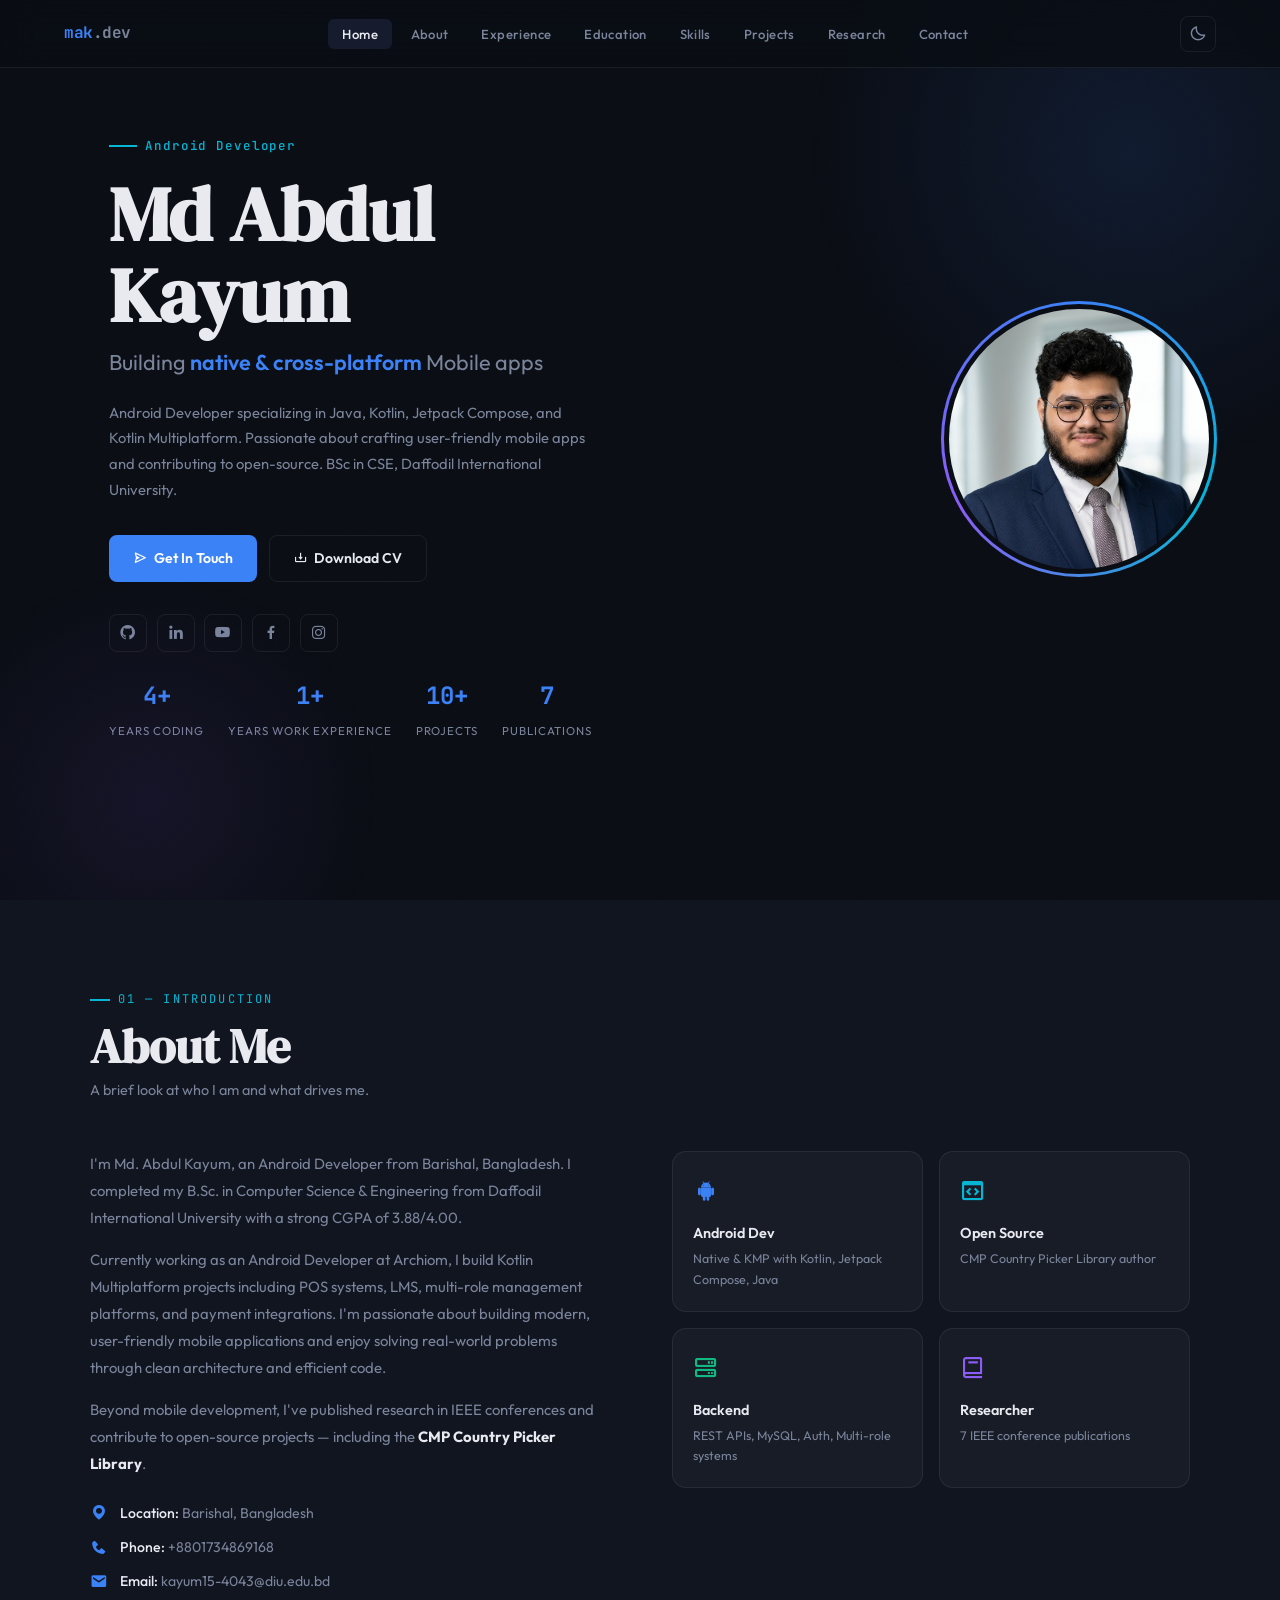
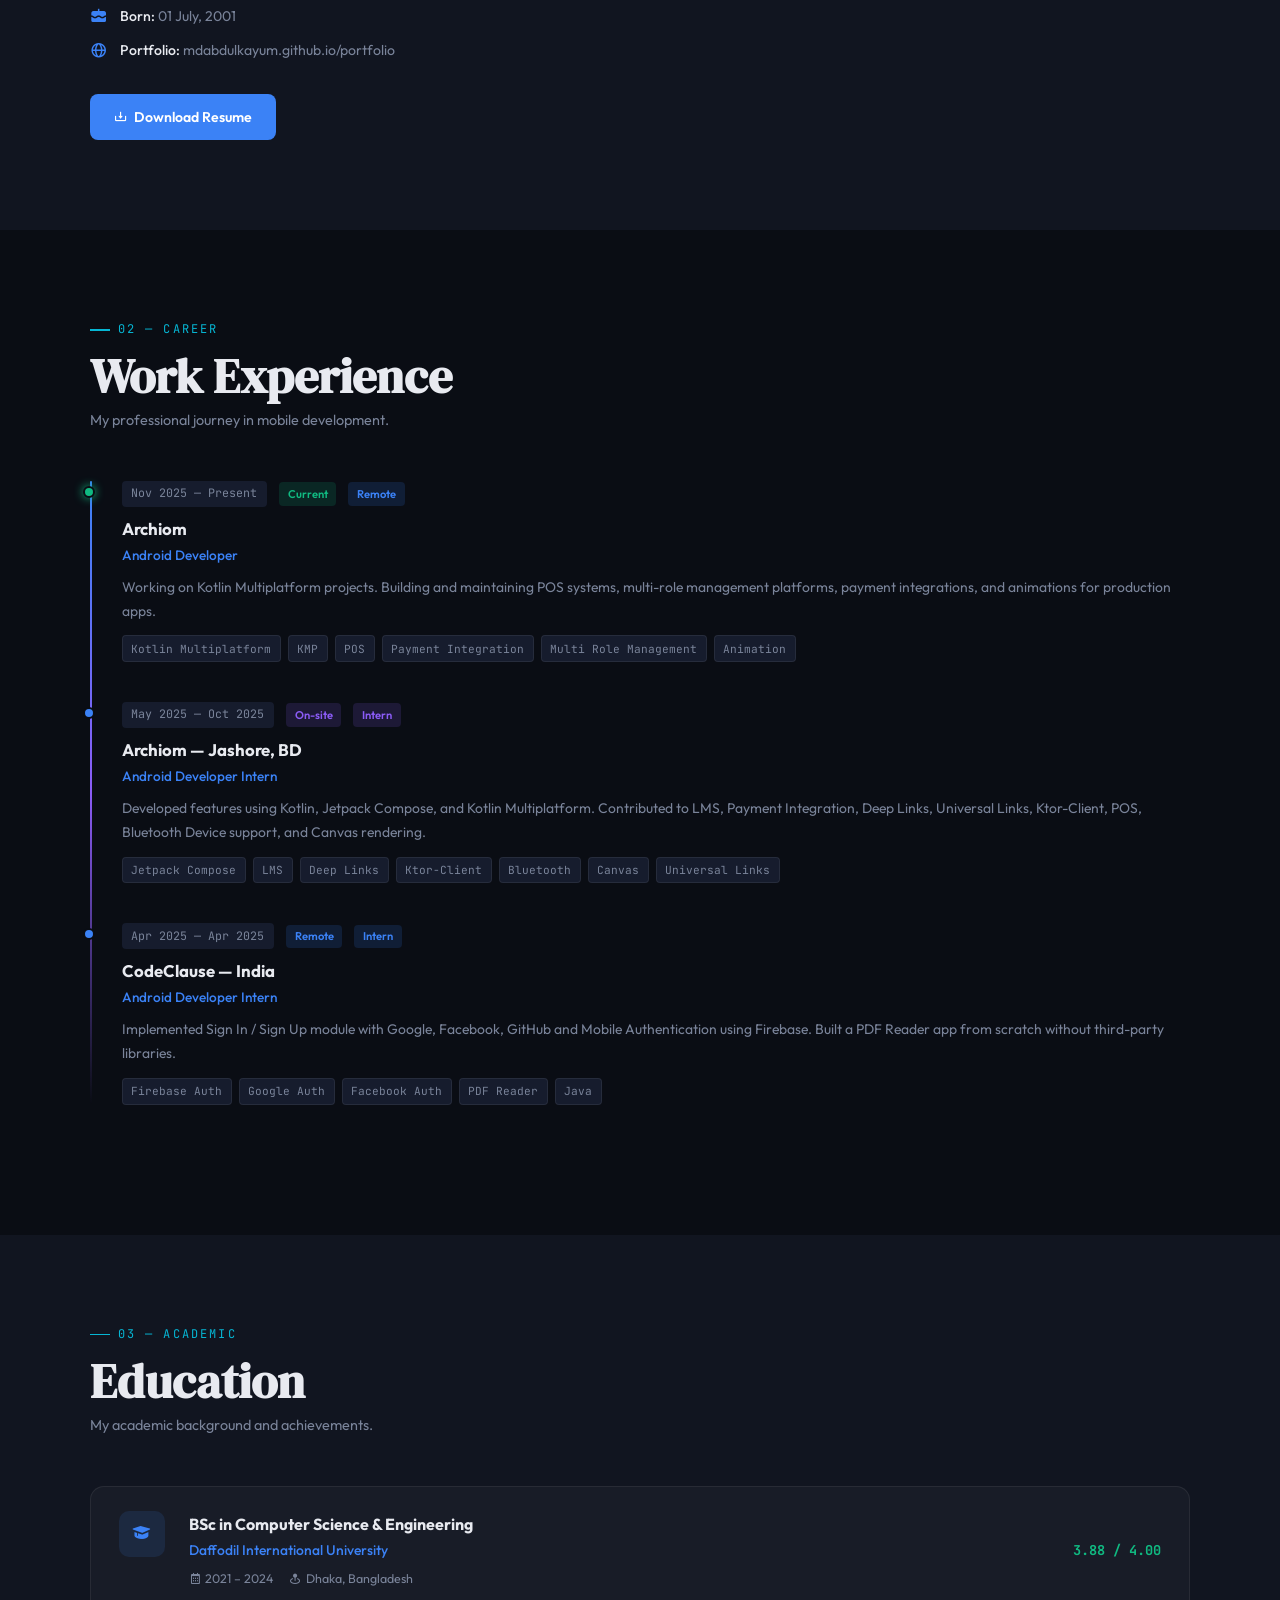
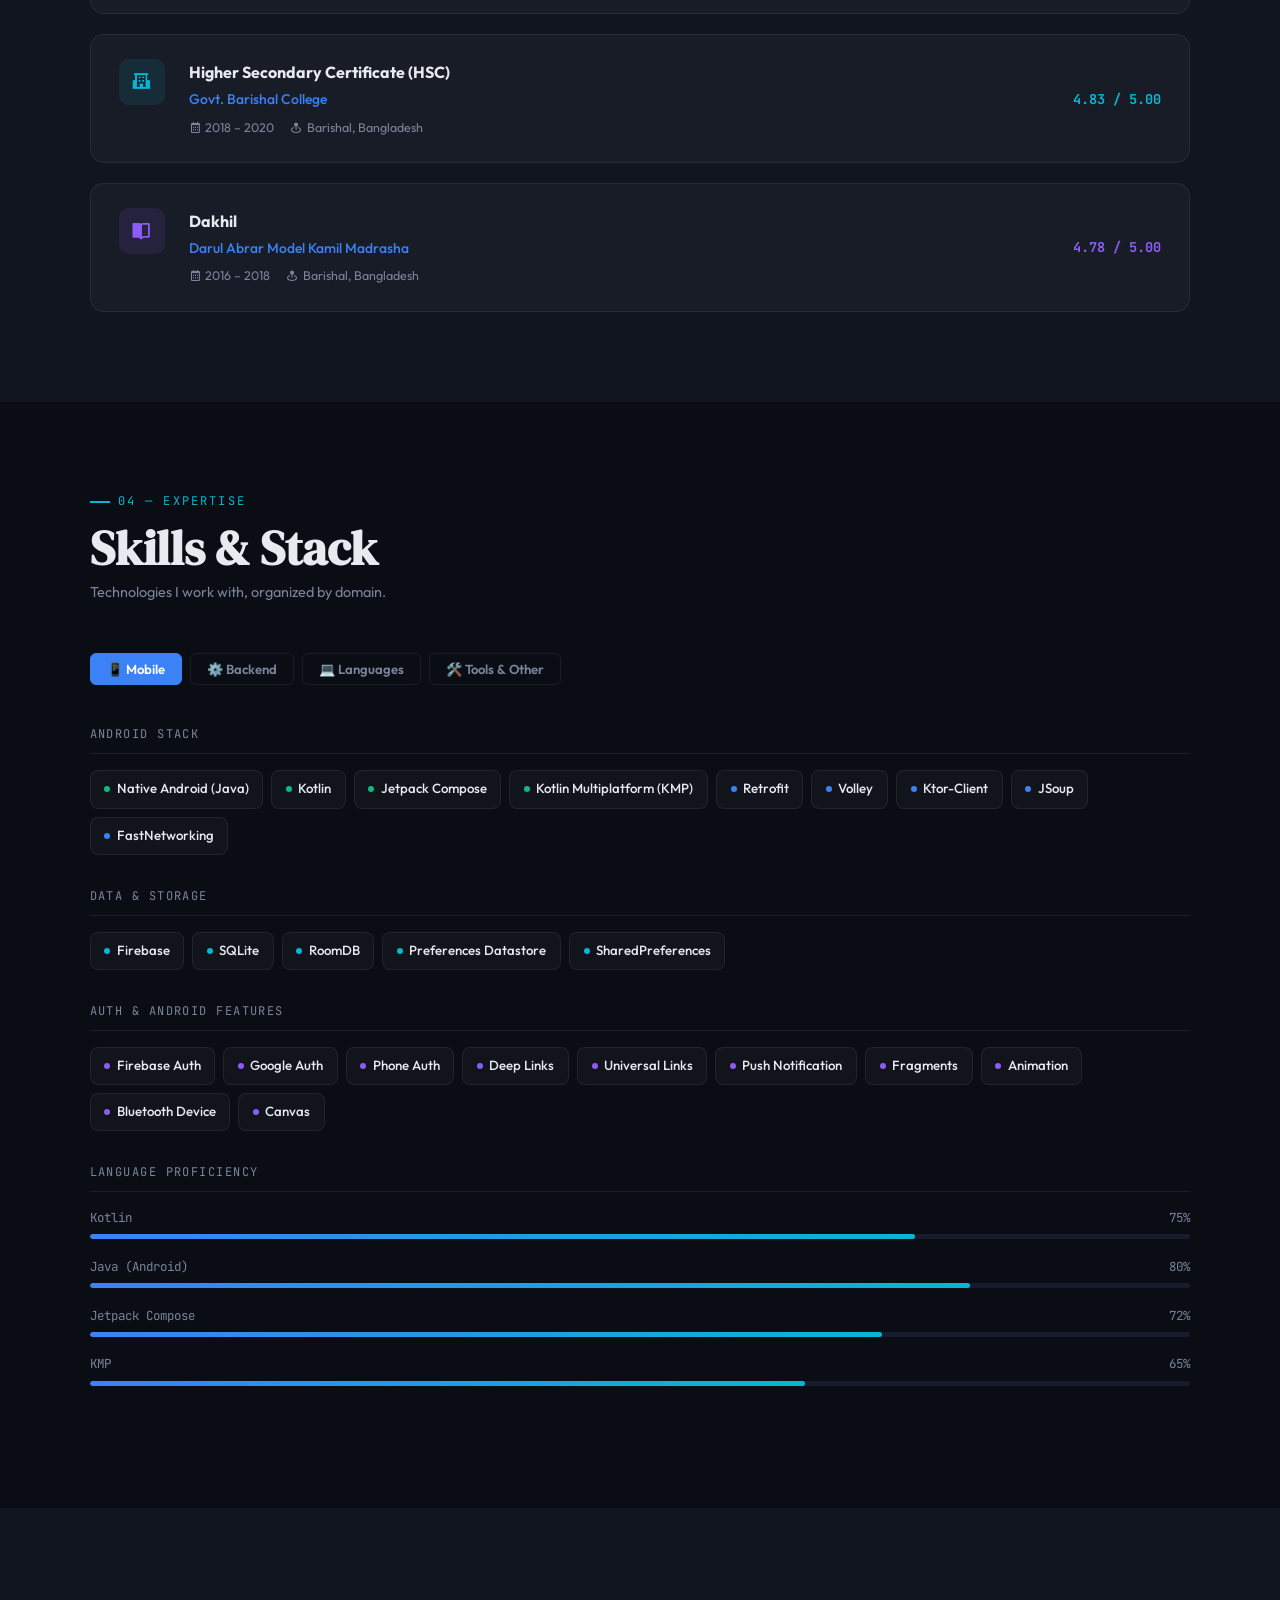
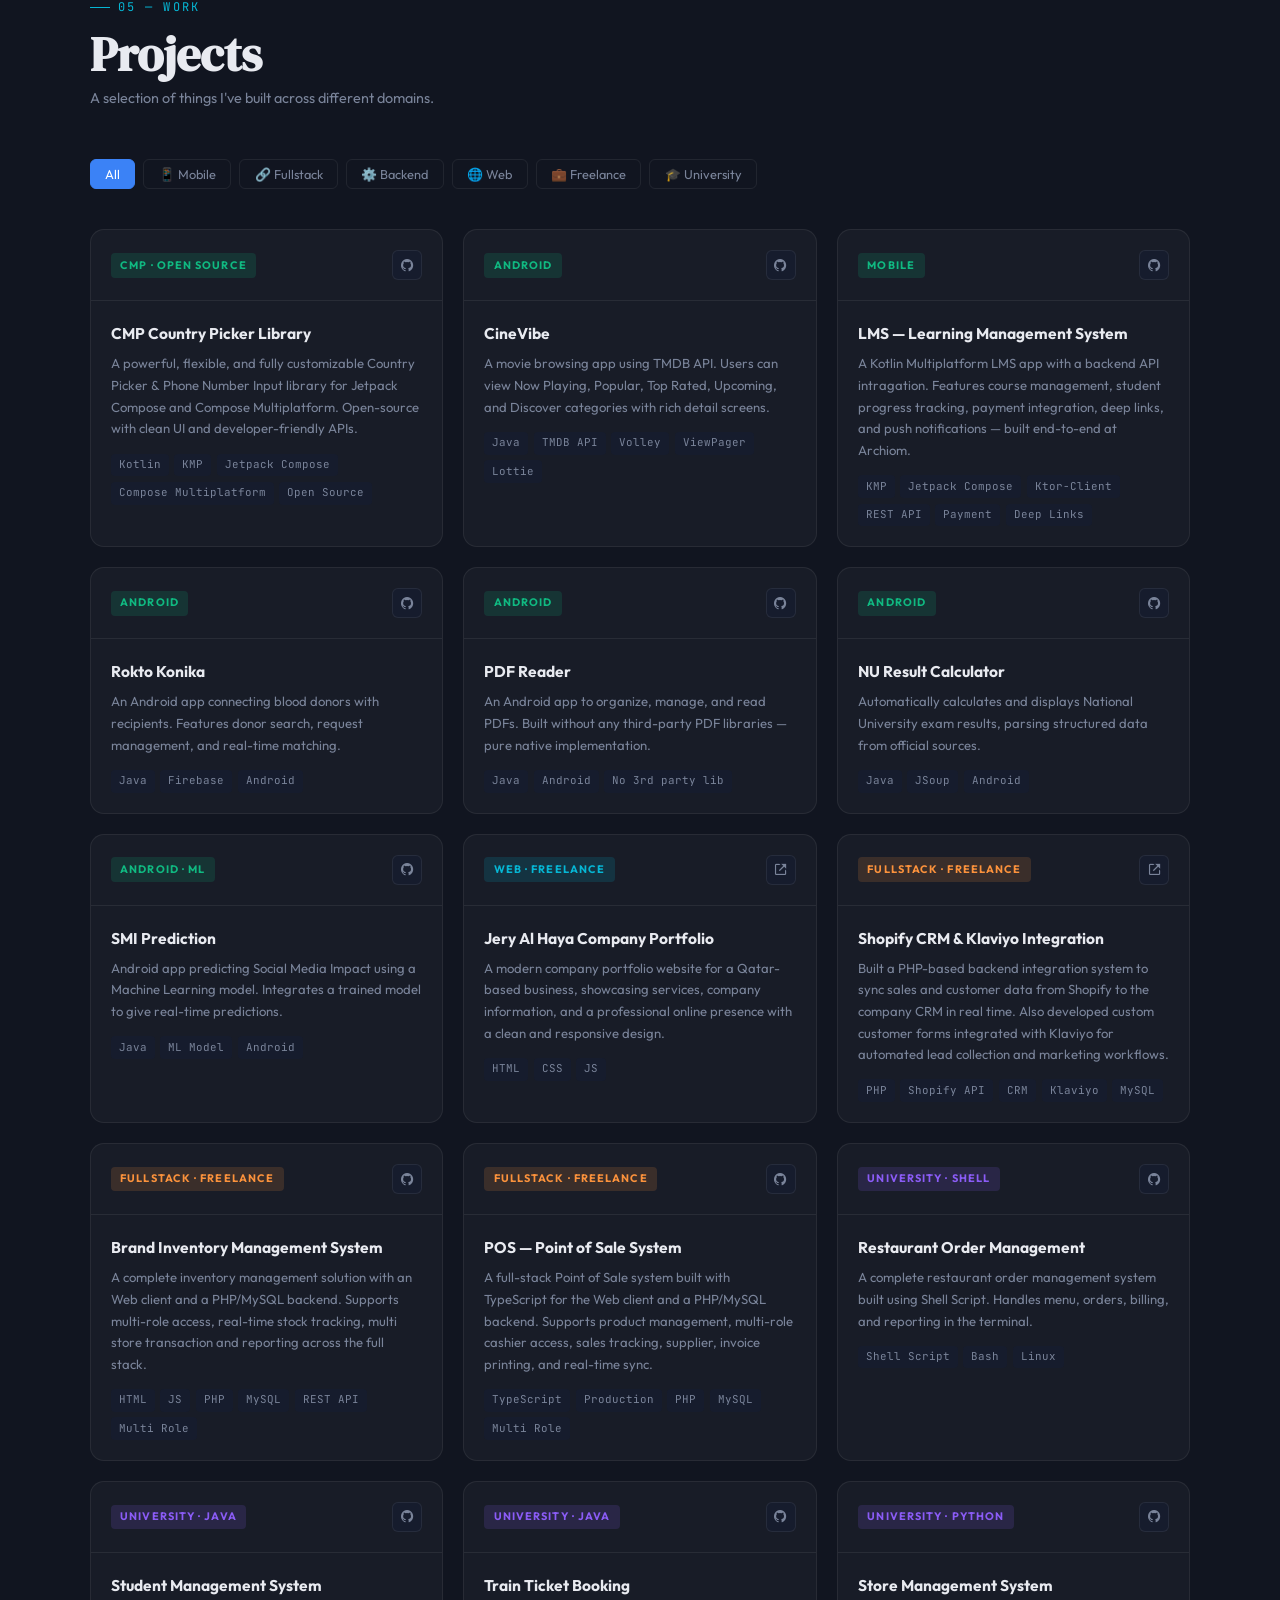
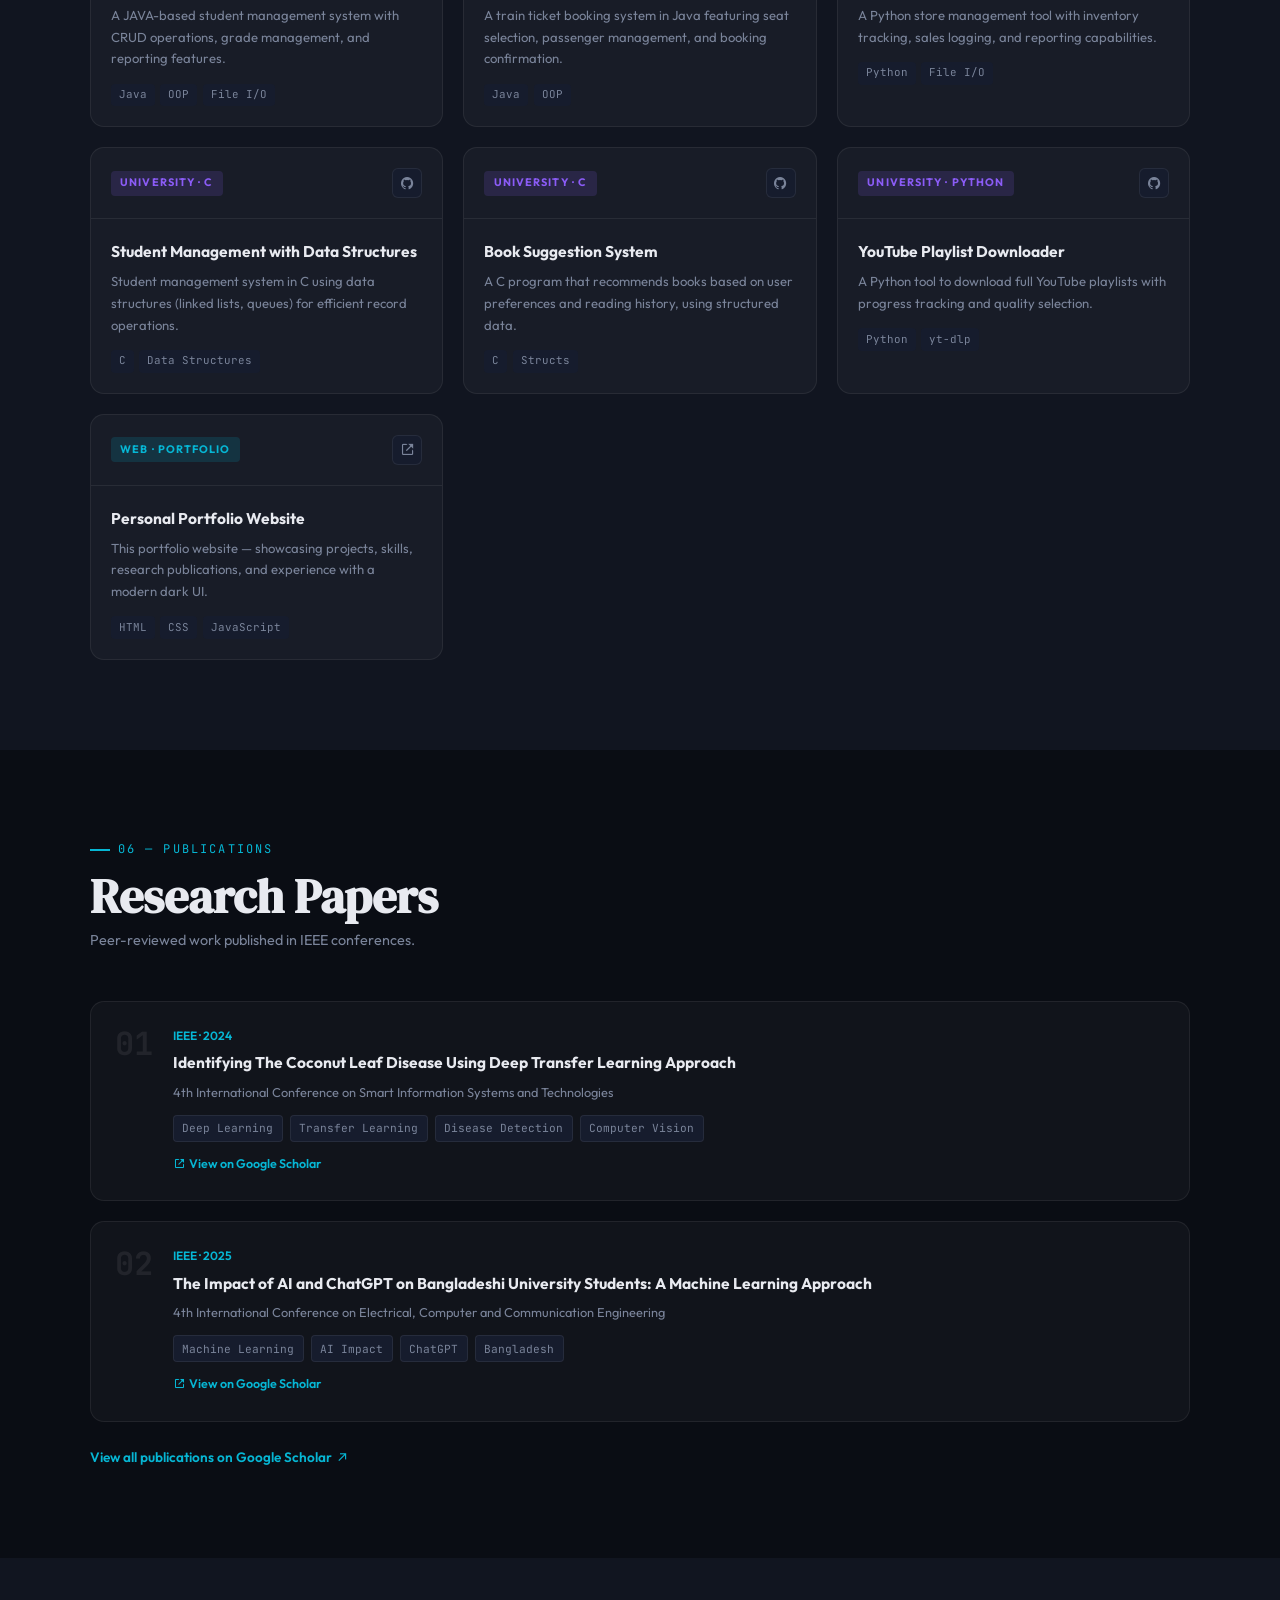
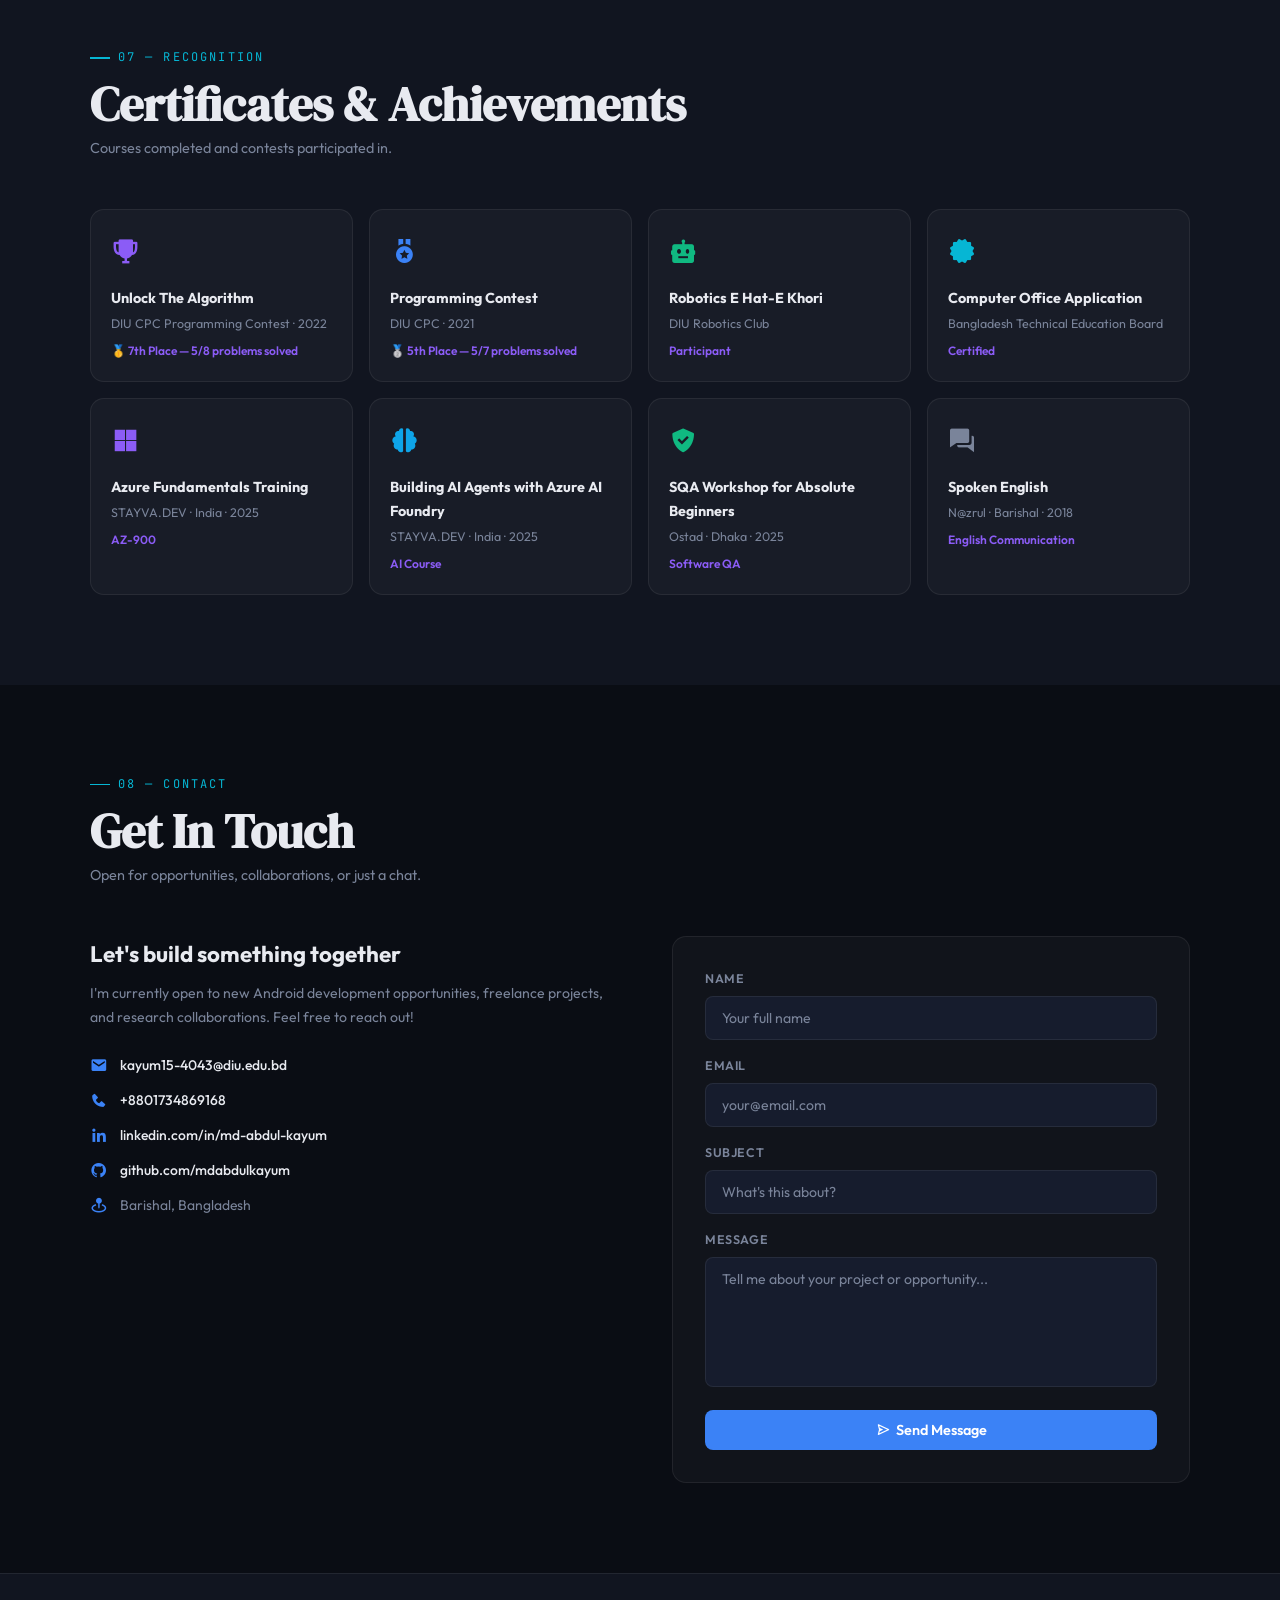
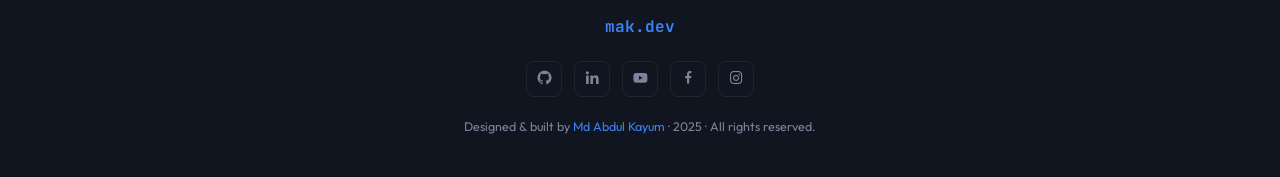
<file: index.html>
<!DOCTYPE html>
<html lang="en">
<head>
  <meta charset="UTF-8" />
  <meta name="viewport" content="width=device-width, initial-scale=1.0" />
  <title>Md Abdul Kayum — Android Developer</title>
  <link rel="icon" type="image/x-icon" href="./image/kayum.ico">
  <link rel="preconnect" href="https://fonts.googleapis.com" />
  <link rel="preconnect" href="https://fonts.gstatic.com" crossorigin />
  <link href="https://fonts.googleapis.com/css2?family=DM+Serif+Display:ital@0;1&family=JetBrains+Mono:wght@400;500;700&family=Outfit:wght@300;400;500;600;700&display=swap" rel="stylesheet" />
  <link rel="stylesheet" href="https://cdn.jsdelivr.net/npm/boxicons@latest/css/boxicons.min.css" />
  <link rel="stylesheet" href="./css/style.css">
</head>
<body>

<!-- NAV -->
<nav id="navbar">
  <a class="nav-logo" href="#home">mak<span>.dev</span></a>
  <ul class="nav-links">
    <li><a href="#home">Home</a></li>
    <li><a href="#about">About</a></li>
    <li><a href="#experience">Experience</a></li>
    <li><a href="#education">Education</a></li>
    <li><a href="#skills">Skills</a></li>
    <li><a href="#projects">Projects</a></li>
    <li><a href="#research">Research</a></li>
    <li><a href="#contact">Contact</a></li>
  </ul>
  <div class="nav-actions">
    <button id="dark-toggle" title="Toggle theme"><i class='bx bx-moon'></i></button>
    <button class="menu-btn" id="menu-btn"><i class='bx bx-menu'></i></button>
  </div>
</nav>

<!-- MOBILE NAV -->
<div class="mobile-nav" id="mobile-nav">
  <a href="#home" onclick="closeMobileNav()">Home</a>
  <a href="#about" onclick="closeMobileNav()">About</a>
  <a href="#experience" onclick="closeMobileNav()">Experience</a>
  <a href="#education" onclick="closeMobileNav()">Education</a>
  <a href="#skills" onclick="closeMobileNav()">Skills</a>
  <a href="#projects" onclick="closeMobileNav()">Projects</a>
  <a href="#research" onclick="closeMobileNav()">Research</a>
  <a href="#contact" onclick="closeMobileNav()">Contact</a>
</div>

<!-- HERO -->
<section id="home">
  <div class="hero-glow"></div>
  <div class="hero-glow2"></div>
  <div class="hero-inner">
    <div class="hero-content">
      <div class="hero-tag">Android Developer</div>
      <h1 class="hero-name">Md Abdul<br>Kayum</h1>
      <p class="hero-role">Building <strong>native & cross-platform</strong> Mobile apps</p>
      <p class="hero-desc">
        Android Developer specializing in Java, Kotlin, Jetpack Compose, and Kotlin Multiplatform. 
        Passionate about crafting user-friendly mobile apps and contributing to open-source. 
        BSc in CSE, Daffodil International University.
      </p>
      <div class="hero-btns">
        <a href="#contact" class="btn-primary"><i class='bx bx-send'></i> Get In Touch</a>
        <a href="https://drive.google.com/file/d/1KISsg51WByI9sBvP8XoXDLjU2vjWN7xH/view?usp=sharing" target="_blank" class="btn-outline"><i class='bx bx-download'></i> Download CV</a>
      </div>
      <div class="hero-socials">
        <a href="https://github.com/mdabdulkayum" target="_blank" title="GitHub"><i class='bx bxl-github'></i></a>
        <a href="https://www.linkedin.com/in/md-abdul-kayum/" target="_blank" title="LinkedIn"><i class='bx bxl-linkedin'></i></a>
        <a href="https://www.youtube.com/channel/UCfv_wi9uMeSBt5FQenT2oxw" target="_blank" title="YouTube"><i class='bx bxl-youtube'></i></a>
        <a href="https://www.facebook.com/kayum.me/" target="_blank" title="Facebook"><i class='bx bxl-facebook'></i></a>
        <a href="https://www.instagram.com/kayum.me/" target="_blank" title="Instagram"><i class='bx bxl-instagram'></i></a>
      </div>
      <div class="hero-stats">
        <div class="hero-stat">
          <span class="hero-stat-num">4+</span>
          <span class="hero-stat-label">Years Coding</span>
        </div>
        <div class="hero-stat">
          <span class="hero-stat-num">1+</span>
          <span class="hero-stat-label">Years Work Experience</span>
        </div>
        <div class="hero-stat">
          <span class="hero-stat-num">10+</span>
          <span class="hero-stat-label">Projects</span>
        </div>
        <div class="hero-stat">
          <span class="hero-stat-num">7</span>
          <span class="hero-stat-label">Publications</span>
        </div>
        
      </div>
    </div>
    <div class="hero-photo-wrap">
      <div class="hero-photo-ring">
        <!-- <div class="hero-photo-placeholder"><i class='bx bxs-user'></i></div>-->
        <img src="./image/mdabdulkayum_headshot.png" alt="Md Abdul Kayum" />
        <!-- Replace with: <img src="./image/abkayum1.png" alt="Md Abdul Kayum" /> -->
      </div>
    </div>
  </div>
</section>

<!-- ABOUT -->
<section id="about">
  <div class="section-label">01 — Introduction</div>
  <h2 class="section-title">About Me</h2>
  <p class="section-sub">A brief look at who I am and what drives me.</p>
  <div class="about-grid fade-in">
    <div class="about-text">
      <p>
        I'm Md. Abdul Kayum, an Android Developer from Barishal, Bangladesh. I completed my B.Sc. in 
        Computer Science & Engineering from Daffodil International University with a strong CGPA of 3.88/4.00.
      </p>
      <p>
        Currently working as an Android Developer at Archiom, I build Kotlin Multiplatform projects 
        including POS systems, LMS, multi-role management platforms, and payment integrations. I'm passionate 
        about building modern, user-friendly mobile applications and enjoy solving real-world problems 
        through clean architecture and efficient code.
      </p>
      <p>
        Beyond mobile development, I've published research in IEEE conferences and contribute to open-source 
        projects — including the <strong style="color:var(--text)">CMP Country Picker Library</strong>.
      </p>
      <div class="about-info-list">
        <div class="about-info-item"><i class='bx bxs-map'></i><span><strong>Location:</strong> Barishal, Bangladesh</span></div>
        <div class="about-info-item"><i class='bx bxs-phone'></i><span><strong>Phone:</strong> +8801734869168</span></div>
        <div class="about-info-item"><i class='bx bxs-envelope'></i><span><strong>Email:</strong> kayum15-4043@diu.edu.bd</span></div>
        <div class="about-info-item"><i class='bx bxs-cake'></i><span><strong>Born:</strong> 01 July, 2001</span></div>
        <div class="about-info-item"><i class='bx bx-globe'></i><span><strong>Portfolio:</strong> mdabdulkayum.github.io/portfolio</span></div>
      </div>
      <a href="https://drive.google.com/file/d/1KISsg51WByI9sBvP8XoXDLjU2vjWN7xH/view?usp=sharing" target="_blank" class="btn-primary" style="display:inline-flex; margin-top:0.5rem">
        <i class='bx bx-download'></i> Download Resume
      </a>
    </div>
    <div class="about-card-grid">
      <div class="about-card">
        <div class="about-card-icon"><i class='bx bxl-android'></i></div>
        <h4>Android Dev</h4>
        <p>Native & KMP with Kotlin, Jetpack Compose, Java</p>
      </div>
      <div class="about-card">
        <div class="about-card-icon" style="color:var(--accent2)"><i class='bx bx-code-block'></i></div>
        <h4>Open Source</h4>
        <p>CMP Country Picker Library author</p>
      </div>
      <div class="about-card">
        <div class="about-card-icon" style="color:var(--green)"><i class='bx bx-server'></i></div>
        <h4>Backend</h4>
        <p>REST APIs, MySQL, Auth, Multi-role systems</p>
      </div>
      <div class="about-card">
        <div class="about-card-icon" style="color:var(--accent3)"><i class='bx bx-book'></i></div>
        <h4>Researcher</h4>
        <p>7 IEEE conference publications</p>
      </div>
    </div>
  </div>
</section>

<!-- EXPERIENCE -->
<section id="experience">
  <div class="section-label">02 — Career</div>
  <h2 class="section-title">Work Experience</h2>
  <p class="section-sub">My professional journey in mobile development.</p>
  <div class="timeline fade-in">

    <div class="timeline-item">
      <div class="timeline-meta">
        <span class="timeline-date">Nov 2025 — Present</span>
        <span class="timeline-badge badge-green">Current</span>
        <span class="timeline-badge badge-blue">Remote</span>
      </div>
      <div class="timeline-company">Archiom</div>
      <div class="timeline-role">Android Developer</div>
      <p class="timeline-desc">
        Working on Kotlin Multiplatform projects. Building and maintaining POS systems, 
        multi-role management platforms, payment integrations, and animations for production apps.
      </p>
      <div class="timeline-tags">
        <span class="tag">Kotlin Multiplatform</span>
        <span class="tag">KMP</span>
        <span class="tag">POS</span>
        <span class="tag">Payment Integration</span>
        <span class="tag">Multi Role Management</span>
        <span class="tag">Animation</span>
      </div>
    </div>

    <div class="timeline-item">
      <div class="timeline-meta">
        <span class="timeline-date">May 2025 — Oct 2025</span>
        <span class="timeline-badge" style="background:rgba(139,92,246,0.15);color:var(--accent3)">On-site</span>
        <span class="timeline-badge" style="background:rgba(139,92,246,0.15);color:var(--accent3)">Intern</span>
      </div>
      <div class="timeline-company">Archiom — Jashore, BD</div>
      <div class="timeline-role">Android Developer Intern</div>
      <p class="timeline-desc">
        Developed features using Kotlin, Jetpack Compose, and Kotlin Multiplatform. Contributed to 
        LMS, Payment Integration, Deep Links, Universal Links, Ktor-Client, POS, Bluetooth Device support, and Canvas rendering.
      </p>
      <div class="timeline-tags">
        <span class="tag">Jetpack Compose</span>
        <span class="tag">LMS</span>
        <span class="tag">Deep Links</span>
        <span class="tag">Ktor-Client</span>
        <span class="tag">Bluetooth</span>
        <span class="tag">Canvas</span>
        <span class="tag">Universal Links</span>
      </div>
    </div>

    <div class="timeline-item">
      <div class="timeline-meta">
        <span class="timeline-date">Apr 2025 — Apr 2025</span>
        <span class="timeline-badge badge-blue">Remote</span>
        <span class="timeline-badge badge-blue">Intern</span>
      </div>
      <div class="timeline-company">CodeClause — India</div>
      <div class="timeline-role">Android Developer Intern</div>
      <p class="timeline-desc">
        Implemented Sign In / Sign Up module with Google, Facebook, GitHub and Mobile Authentication using Firebase. 
        Built a PDF Reader app from scratch without third-party libraries.
      </p>
      <div class="timeline-tags">
        <span class="tag">Firebase Auth</span>
        <span class="tag">Google Auth</span>
        <span class="tag">Facebook Auth</span>
        <span class="tag">PDF Reader</span>
        <span class="tag">Java</span>
      </div>
    </div>

  </div>
</section>

<!-- EDUCATION -->
<section id="education">
  <div class="section-label">03 — Academic</div>
  <h2 class="section-title">Education</h2>
  <p class="section-sub">My academic background and achievements.</p>
  <div class="edu-grid fade-in">
    <div class="edu-card">
      <div class="edu-icon"><i class='bx bxs-graduation'></i></div>
      <div class="edu-body">
        <div class="edu-degree">BSc in Computer Science & Engineering</div>
        <div class="edu-institution">Daffodil International University</div>
        <div class="edu-meta">
          <span><i class='bx bx-calendar'></i> 2021 – 2024</span>
          <span><i class='bx bxs-map-pin'></i> Dhaka, Bangladesh</span>
        </div>
      </div>
      <div class="edu-gpa">3.88 / 4.00</div>
    </div>
    <div class="edu-card">
      <div class="edu-icon" style="background:rgba(6,182,212,0.1);color:var(--accent2)"><i class='bx bxs-school'></i></div>
      <div class="edu-body">
        <div class="edu-degree">Higher Secondary Certificate (HSC)</div>
        <div class="edu-institution">Govt. Barishal College</div>
        <div class="edu-meta">
          <span><i class='bx bx-calendar'></i> 2018 – 2020</span>
          <span><i class='bx bxs-map-pin'></i> Barishal, Bangladesh</span>
        </div>
      </div>
      <div class="edu-gpa" style="color:var(--accent2)">4.83 / 5.00</div>
    </div>
    <div class="edu-card">
      <div class="edu-icon" style="background:rgba(139,92,246,0.1);color:var(--accent3)"><i class='bx bxs-book-open'></i></div>
      <div class="edu-body">
        <div class="edu-degree">Dakhil</div>
        <div class="edu-institution">Darul Abrar Model Kamil Madrasha</div>
        <div class="edu-meta">
          <span><i class='bx bx-calendar'></i> 2016 – 2018</span>
          <span><i class='bx bxs-map-pin'></i> Barishal, Bangladesh</span>
        </div>
      </div>
      <div class="edu-gpa" style="color:var(--accent3)">4.78 / 5.00</div>
    </div>
  </div>
</section>

<!-- SKILLS -->
<section id="skills">
  <div class="section-label">04 — Expertise</div>
  <h2 class="section-title">Skills & Stack</h2>
  <p class="section-sub">Technologies I work with, organized by domain.</p>
  <div class="skills-tabs">
    <button class="skill-tab active" onclick="switchTab('mobile')">📱 Mobile</button>
    <button class="skill-tab" onclick="switchTab('backend')">⚙️ Backend</button>
    <button class="skill-tab" onclick="switchTab('languages')">💻 Languages</button>
    <button class="skill-tab" onclick="switchTab('tools')">🛠️ Tools & Other</button>
  </div>

  <!-- Mobile -->
  <div class="skills-panel active fade-in" id="tab-mobile">
    <div class="skill-category">
      <div class="skill-category-title">Android Stack</div>
      <div class="skill-chips">
        <div class="skill-chip"><span class="dot dot-green"></span>Native Android (Java)</div>
        <div class="skill-chip"><span class="dot dot-green"></span>Kotlin</div>
        <div class="skill-chip"><span class="dot dot-green"></span>Jetpack Compose</div>
        <div class="skill-chip"><span class="dot dot-green"></span>Kotlin Multiplatform (KMP)</div>
        <div class="skill-chip"><span class="dot dot-blue"></span>Retrofit</div>
        <div class="skill-chip"><span class="dot dot-blue"></span>Volley</div>
        <div class="skill-chip"><span class="dot dot-blue"></span>Ktor-Client</div>
        <div class="skill-chip"><span class="dot dot-blue"></span>JSoup</div>
        <div class="skill-chip"><span class="dot dot-blue"></span>FastNetworking</div>
      </div>
    </div>
    <div class="skill-category">
      <div class="skill-category-title">Data & Storage</div>
      <div class="skill-chips">
        <div class="skill-chip"><span class="dot dot-cyan"></span>Firebase</div>
        <div class="skill-chip"><span class="dot dot-cyan"></span>SQLite</div>
        <div class="skill-chip"><span class="dot dot-cyan"></span>RoomDB</div>
        <div class="skill-chip"><span class="dot dot-cyan"></span>Preferences Datastore</div>
        <div class="skill-chip"><span class="dot dot-cyan"></span>SharedPreferences</div>
      </div>
    </div>
    <div class="skill-category">
      <div class="skill-category-title">Auth & Android Features</div>
      <div class="skill-chips">
        <div class="skill-chip"><span class="dot dot-purple"></span>Firebase Auth</div>
        <div class="skill-chip"><span class="dot dot-purple"></span>Google Auth</div>
        <div class="skill-chip"><span class="dot dot-purple"></span>Phone Auth</div>
        <div class="skill-chip"><span class="dot dot-purple"></span>Deep Links</div>
        <div class="skill-chip"><span class="dot dot-purple"></span>Universal Links</div>
        <div class="skill-chip"><span class="dot dot-purple"></span>Push Notification</div>
        <div class="skill-chip"><span class="dot dot-purple"></span>Fragments</div>
        <div class="skill-chip"><span class="dot dot-purple"></span>Animation</div>
        <div class="skill-chip"><span class="dot dot-purple"></span>Bluetooth Device</div>
        <div class="skill-chip"><span class="dot dot-purple"></span>Canvas</div>
      </div>
    </div>
    <div class="skill-category">
      <div class="skill-category-title">Language Proficiency</div>
      <div id="mobile-bars">
        <div class="skill-bar-row"><div class="skill-bar-header"><span>Kotlin</span><span>75%</span></div><div class="skill-bar-track"><div class="skill-bar-fill" style="width:75%"></div></div></div>
        <div class="skill-bar-row"><div class="skill-bar-header"><span>Java (Android)</span><span>80%</span></div><div class="skill-bar-track"><div class="skill-bar-fill" style="width:80%"></div></div></div>
        <div class="skill-bar-row"><div class="skill-bar-header"><span>Jetpack Compose</span><span>72%</span></div><div class="skill-bar-track"><div class="skill-bar-fill" style="width:72%"></div></div></div>
        <div class="skill-bar-row"><div class="skill-bar-header"><span>KMP</span><span>65%</span></div><div class="skill-bar-track"><div class="skill-bar-fill" style="width:65%"></div></div></div>
      </div>
    </div>
  </div>

  <!-- Backend -->
  <div class="skills-panel fade-in" id="tab-backend">
    <div class="skill-category">
      <div class="skill-category-title">Backend Stack</div>
      <div class="skill-chips">
        <div class="skill-chip"><span class="dot dot-blue"></span>REST API</div>
        <div class="skill-chip"><span class="dot dot-blue"></span>MySQL</div>
        <div class="skill-chip"><span class="dot dot-blue"></span>Authentication Systems</div>
        <div class="skill-chip"><span class="dot dot-blue"></span>Multi-Role Management</div>
        <div class="skill-chip"><span class="dot dot-blue"></span>PHP</div>
      </div>
    </div>
    <div class="skill-category">
      <div class="skill-category-title">Production Systems Built</div>
      <div class="skill-chips">
        <div class="skill-chip"><span class="dot dot-green"></span>Brand Inventory Management</div>
        <div class="skill-chip"><span class="dot dot-green"></span>CRM with Shopify Integration</div>
        <div class="skill-chip"><span class="dot dot-green"></span>POS System</div>
        <div class="skill-chip"><span class="dot dot-green"></span>LMS Platform</div>
      </div>
    </div>
    <div class="skill-category">
      <div class="skill-category-title">Cloud & Services</div>
      <div class="skill-chips">
        <div class="skill-chip"><span class="dot dot-cyan"></span>Firebase Firestore</div>
        <div class="skill-chip"><span class="dot dot-cyan"></span>Azure AI Foundry</div>
        <div class="skill-chip"><span class="dot dot-cyan"></span>Azure Fundamentals</div>
        <div class="skill-chip"><span class="dot dot-cyan"></span>TMDB API</div>
      </div>
    </div>
  </div>

  <!-- Languages -->
  <div class="skills-panel fade-in" id="tab-languages">
    <div class="skill-category">
      <div class="skill-category-title">Programming Languages</div>
      <div style="max-width:500px">
        <div class="skill-bar-row"><div class="skill-bar-header"><span>C</span><span>90%</span></div><div class="skill-bar-track"><div class="skill-bar-fill" style="width:90%"></div></div></div>
        <div class="skill-bar-row"><div class="skill-bar-header"><span>Java</span><span>80%</span></div><div class="skill-bar-track"><div class="skill-bar-fill" style="width:80%"></div></div></div>
        <div class="skill-bar-row"><div class="skill-bar-header"><span>Kotlin</span><span>75%</span></div><div class="skill-bar-track"><div class="skill-bar-fill" style="width:75%"></div></div></div>
        <div class="skill-bar-row"><div class="skill-bar-header"><span>Python</span><span>70%</span></div><div class="skill-bar-track"><div class="skill-bar-fill" style="width:70%"></div></div></div>
        <div class="skill-bar-row"><div class="skill-bar-header"><span>PHP</span><span>55%</span></div><div class="skill-bar-track"><div class="skill-bar-fill" style="width:55%"></div></div></div>
      </div>
    </div>
    <div class="skill-category">
      <div class="skill-category-title">Markup, Query & Other</div>
      <div style="max-width:500px">
        <div class="skill-bar-row"><div class="skill-bar-header"><span>HTML</span><span>80%</span></div><div class="skill-bar-track"><div class="skill-bar-fill" style="width:80%"></div></div></div>
        <div class="skill-bar-row"><div class="skill-bar-header"><span>XML</span><span>70%</span></div><div class="skill-bar-track"><div class="skill-bar-fill" style="width:70%"></div></div></div>
        <div class="skill-bar-row"><div class="skill-bar-header"><span>SQL</span><span>70%</span></div><div class="skill-bar-track"><div class="skill-bar-fill" style="width:70%"></div></div></div>
        <div class="skill-bar-row"><div class="skill-bar-header"><span>Assembly</span><span>75%</span></div><div class="skill-bar-track"><div class="skill-bar-fill" style="width:75%"></div></div></div>
        <div class="skill-bar-row"><div class="skill-bar-header"><span>Shell Script</span><span>75%</span></div><div class="skill-bar-track"><div class="skill-bar-fill" style="width:75%"></div></div></div>
        <div class="skill-bar-row"><div class="skill-bar-header"><span>CSS</span><span>60%</span></div><div class="skill-bar-track"><div class="skill-bar-fill" style="width:60%"></div></div></div>
        <div class="skill-bar-row"><div class="skill-bar-header"><span>JavaScript</span><span>40%</span></div><div class="skill-bar-track"><div class="skill-bar-fill" style="width:40%"></div></div></div>
      </div>
    </div>
  </div>

  <!-- Tools -->
  <div class="skills-panel fade-in" id="tab-tools">
    <div class="skill-category">
      <div class="skill-category-title">Design & Creative Tools</div>
      <div style="max-width:500px">
        <div class="skill-bar-row"><div class="skill-bar-header"><span>Adobe Photoshop</span><span>90%</span></div><div class="skill-bar-track"><div class="skill-bar-fill" style="width:90%"></div></div></div>
        <div class="skill-bar-row"><div class="skill-bar-header"><span>Adobe Illustrator</span><span>70%</span></div><div class="skill-bar-track"><div class="skill-bar-fill" style="width:70%"></div></div></div>
        <div class="skill-bar-row"><div class="skill-bar-header"><span>Adobe XD</span><span>80%</span></div><div class="skill-bar-track"><div class="skill-bar-fill" style="width:80%"></div></div></div>
        <div class="skill-bar-row"><div class="skill-bar-header"><span>Adobe Premiere Pro</span><span>70%</span></div><div class="skill-bar-track"><div class="skill-bar-fill" style="width:70%"></div></div></div>
        <div class="skill-bar-row"><div class="skill-bar-header"><span>Audacity</span><span>60%</span></div><div class="skill-bar-track"><div class="skill-bar-fill" style="width:60%"></div></div></div>
      </div>
    </div>
    <div class="skill-category">
      <div class="skill-category-title">Microsoft Office</div>
      <div class="skill-chips">
        <div class="skill-chip"><span class="dot dot-blue"></span>MS Word (90%)</div>
        <div class="skill-chip"><span class="dot dot-green"></span>MS Excel (90%)</div>
        <div class="skill-chip"><span class="dot dot-purple"></span>MS PowerPoint (90%)</div>
      </div>
    </div>
    <div class="skill-category">
      <div class="skill-category-title">Systems & Other</div>
      <div class="skill-chips">
        <div class="skill-chip"><span class="dot dot-cyan"></span>Windows</div>
        <div class="skill-chip"><span class="dot dot-cyan"></span>Linux</div>
        <div class="skill-chip"><span class="dot dot-cyan"></span>CCTV</div>
        <div class="skill-chip"><span class="dot dot-cyan"></span>Networking</div>
        <div class="skill-chip"><span class="dot dot-cyan"></span>Git & GitHub</div>
      </div>
    </div>
    <div class="skill-category">
      <div class="skill-category-title">Languages</div>
      <div class="skill-chips">
        <div class="skill-chip"><span class="dot dot-green"></span>Bangla (Native)</div>
        <div class="skill-chip"><span class="dot dot-blue"></span>English (Professional)</div>
        <div class="skill-chip"><span class="dot dot-purple"></span>Hindi</div>
        <div class="skill-chip"><span class="dot dot-cyan"></span>Urdu</div>
      </div>
    </div>
  </div>
</section>

<!-- PROJECTS -->
<section id="projects">
  <div class="section-label">05 — Work</div>
  <h2 class="section-title">Projects</h2>
  <p class="section-sub">A selection of things I've built across different domains.</p>
  <div class="project-filter">
    <button class="filter-btn active" onclick="filterProjects('all')">All</button>
    <button class="filter-btn" onclick="filterProjects('android')">📱 Mobile</button>
    <button class="filter-btn" onclick="filterProjects('fullstack')">🔗 Fullstack</button>
    <button class="filter-btn" onclick="filterProjects('backend')">⚙️ Backend</button>
    <button class="filter-btn" onclick="filterProjects('web')">🌐 Web</button>
    <button class="filter-btn" onclick="filterProjects('freelance')">💼 Freelance</button>
    <button class="filter-btn" onclick="filterProjects('university')">🎓 University</button>
  </div>
  <div class="project-grid fade-in">

    <!-- ANDROID PROJECTS -->
    <div class="project-card" data-category="android">
      <div class="project-header">
        <span class="project-type-badge type-android">CMP · Open Source</span>
        <div class="project-links">
          <a href="https://github.com/mdabdulkayum" target="_blank" class="project-link"><i class='bx bxl-github'></i></a>
        </div>
      </div>
      <div class="project-body">
        <div class="project-title">CMP Country Picker Library</div>
        <div class="project-desc">A powerful, flexible, and fully customizable Country Picker & Phone Number Input library for Jetpack Compose and Compose Multiplatform. Open-source with clean UI and developer-friendly APIs.</div>
        <div class="project-tags">
          <span class="project-tag">Kotlin</span>
          <span class="project-tag">KMP</span>
          <span class="project-tag">Jetpack Compose</span>
          <span class="project-tag">Compose Multiplatform</span>
          <span class="project-tag">Open Source</span>
        </div>
      </div>
    </div>

    <div class="project-card" data-category="android">
      <div class="project-header">
        <span class="project-type-badge type-android">Android</span>
        <div class="project-links">
          <a href="https://github.com/mdabdulkayum/CineVibe" target="_blank" class="project-link"><i class='bx bxl-github'></i></a>
        </div>
      </div>
      <div class="project-body">
        <div class="project-title">CineVibe</div>
        <div class="project-desc">A movie browsing app using TMDB API. Users can view Now Playing, Popular, Top Rated, Upcoming, and Discover categories with rich detail screens.</div>
        <div class="project-tags">
          <span class="project-tag">Java</span>
          <span class="project-tag">TMDB API</span>
          <span class="project-tag">Volley</span>
          <span class="project-tag">ViewPager</span>
          <span class="project-tag">Lottie</span>
        </div>
      </div>
    </div>

    <div class="project-card" data-category="android">
        <div class="project-header">
          <span class="project-type-badge type-android">Mobile </span>
          <div class="project-links">
            <a href="https://github.com/mdabdulkayum" target="_blank" class="project-link"><i class='bx bxl-github'></i></a>
          </div>
        </div>
        <div class="project-body">
          <div class="project-title">LMS — Learning Management System</div>
          <div class="project-desc">A Kotlin Multiplatform LMS app with a backend API intragation. Features course management, student progress tracking, payment integration, deep links, and push notifications — built end-to-end at Archiom.</div>
          <div class="project-tags">
            <span class="project-tag">KMP</span>
            <span class="project-tag">Jetpack Compose</span>
            <span class="project-tag">Ktor-Client</span>
            <span class="project-tag">REST API</span>
            <span class="project-tag">Payment</span>
            <span class="project-tag">Deep Links</span>
          </div>
        </div>
      </div>

    <div class="project-card" data-category="android">
      <div class="project-header">
        <span class="project-type-badge type-android">Android</span>
        <div class="project-links">
          <a href="https://github.com/mdabdulkayum/RoktoKonika" target="_blank" class="project-link"><i class='bx bxl-github'></i></a>
        </div>
      </div>
      <div class="project-body">
        <div class="project-title">Rokto Konika</div>
        <div class="project-desc">An Android app connecting blood donors with recipients. Features donor search, request management, and real-time matching.</div>
        <div class="project-tags">
          <span class="project-tag">Java</span>
          <span class="project-tag">Firebase</span>
          <span class="project-tag">Android</span>
        </div>
      </div>
    </div>

    <div class="project-card" data-category="android">
      <div class="project-header">
        <span class="project-type-badge type-android">Android</span>
        <div class="project-links">
          <a href="https://github.com/mdabdulkayum/CodeClauseInternship_PDFReader" target="_blank" class="project-link"><i class='bx bxl-github'></i></a>
        </div>
      </div>
      <div class="project-body">
        <div class="project-title">PDF Reader</div>
        <div class="project-desc">An Android app to organize, manage, and read PDFs. Built without any third-party PDF libraries — pure native implementation.</div>
        <div class="project-tags">
          <span class="project-tag">Java</span>
          <span class="project-tag">Android</span>
          <span class="project-tag">No 3rd party lib</span>
        </div>
      </div>
    </div>

    <div class="project-card" data-category="android">
      <div class="project-header">
        <span class="project-type-badge type-android">Android</span>
        <div class="project-links">
          <a href="https://github.com/mdabdulkayum/NU_Result" target="_blank" class="project-link"><i class='bx bxl-github'></i></a>
        </div>
      </div>
      <div class="project-body">
        <div class="project-title">NU Result Calculator</div>
        <div class="project-desc">Automatically calculates and displays National University exam results, parsing structured data from official sources.</div>
        <div class="project-tags">
          <span class="project-tag">Java</span>
          <span class="project-tag">JSoup</span>
          <span class="project-tag">Android</span>
        </div>
      </div>
    </div>

    <div class="project-card" data-category="android">
      <div class="project-header">
        <span class="project-type-badge type-android">Android · ML</span>
        <div class="project-links">
          <a href="https://github.com/mdabdulkayum/SMI_Prediction" target="_blank" class="project-link"><i class='bx bxl-github'></i></a>
        </div>
      </div>
      <div class="project-body">
        <div class="project-title">SMI Prediction</div>
        <div class="project-desc">Android app predicting Social Media Impact using a Machine Learning model. Integrates a trained model to give real-time predictions.</div>
        <div class="project-tags">
          <span class="project-tag">Java</span>
          <span class="project-tag">ML Model</span>
          <span class="project-tag">Android</span>
        </div>
      </div>
    </div>

    <!-- BACKEND / UNIVERSITY PROJECTS -->

    <div class="project-card" data-category="web freelance">
      <div class="project-header">
        <span class="project-type-badge type-web">Web · Freelance</span>
        <div class="project-links">
          <a href="https://jeryanalhaya.com/" target="_blank" class="project-link"><i class='bx bx-link-external'></i></a>
        </div>
      </div>
      <div class="project-body">
        <div class="project-title">Jery Al Haya Company Portfolio</div>
        <div class="project-desc">A modern company portfolio website for a Qatar-based business, showcasing services, company information, and a professional online presence with a clean and responsive design.</div>
        <div class="project-tags">
          <span class="project-tag">HTML</span>
          <span class="project-tag">CSS</span>
          <span class="project-tag">JS</span>
        </div>
      </div>
    </div>

    <div class="project-card" data-category="fullstack backend web freelance">
      <div class="project-header">
        <span class="project-type-badge type-fullstack">Fullstack · Freelance</span>
        <div class="project-links">
          <a href="#projects" target="_self" class="project-link"><i class='bx bx-link-external'></i></a>
        </div>
      </div>
      <div class="project-body">
        <div class="project-title">Shopify CRM & Klaviyo Integration</div>
        <div class="project-desc">Built a PHP-based backend integration system to sync sales and customer data from Shopify to the company CRM in real time. Also developed custom customer forms integrated with Klaviyo for automated lead collection and marketing workflows.</div>
        <div class="project-tags">
          <span class="project-tag">PHP</span>
          <span class="project-tag">Shopify API</span>
          <span class="project-tag">CRM</span>
          <span class="project-tag">Klaviyo</span>
          <span class="project-tag">MySQL</span>
        </div>
      </div>
    </div>




    <!-- FULLSTACK PROJECTS -->
    <div class="project-card" data-category="fullstack web backend freelance">
      <div class="project-header">
        <span class="project-type-badge type-fullstack">Fullstack · Freelance</span>
        <div class="project-links">
          <a href="https://github.com/mdabdulkayum" target="_blank" class="project-link"><i class='bx bxl-github'></i></a>
        </div>
      </div>
      <div class="project-body">
        <div class="project-title">Brand Inventory Management System</div>
        <div class="project-desc">A complete inventory management solution with an Web client and a PHP/MySQL backend. Supports multi-role access, real-time stock tracking, multi store transaction and reporting across the full stack.</div>
        <div class="project-tags">
          <span class="project-tag">HTML</span>
          <span class="project-tag">JS</span>
          <span class="project-tag">PHP</span>
          <span class="project-tag">MySQL</span>
          <span class="project-tag">REST API</span>
          <span class="project-tag">Multi Role</span>
        </div>
      </div>
    </div>

    <div class="project-card" data-category="fullstack web backend freelance">
      <div class="project-header">
        <span class="project-type-badge type-fullstack">Fullstack · Freelance</span>
        <div class="project-links">
          <a href="https://github.com/mdabdulkayum" target="_blank" class="project-link"><i class='bx bxl-github'></i></a>
        </div>
      </div>
      <div class="project-body">
        <div class="project-title">POS — Point of Sale System</div>
        <div class="project-desc">A full-stack Point of Sale system built with TypeScript for the Web client and a PHP/MySQL backend. Supports product management, multi-role cashier access, sales tracking, supplier, invoice printing, and real-time sync.</div>
        <div class="project-tags">
          <span class="project-tag">TypeScript</span>
          <span class="project-tag">Production</span>
          <span class="project-tag">PHP</span>
          <span class="project-tag">MySQL</span>
          <span class="project-tag">Multi Role</span>
        </div>
      </div>
    </div>

    <div class="project-card" data-category="university">
      <div class="project-header">
        <span class="project-type-badge type-university">University · Shell</span>
        <div class="project-links">
          <a href="https://github.com/mdabdulkayum/Program/blob/main/Bash/Fastfood_Resturent_Project" target="_blank" class="project-link"><i class='bx bxl-github'></i></a>
        </div>
      </div>
      <div class="project-body">
        <div class="project-title">Restaurant Order Management</div>
        <div class="project-desc">A complete restaurant order management system built using Shell Script. Handles menu, orders, billing, and reporting in the terminal.</div>
        <div class="project-tags">
          <span class="project-tag">Shell Script</span>
          <span class="project-tag">Bash</span>
          <span class="project-tag">Linux</span>
        </div>
      </div>
    </div>

    <div class="project-card" data-category="university">
      <div class="project-header">
        <span class="project-type-badge type-university">University · Java</span>
        <div class="project-links">
          <a href="https://github.com/mdabdulkayum/Program/tree/main/JAVA_Program/Project/Student_Management_System" target="_blank" class="project-link"><i class='bx bxl-github'></i></a>
        </div>
      </div>
      <div class="project-body">
        <div class="project-title">Student Management System</div>
        <div class="project-desc">A JAVA-based student management system with CRUD operations, grade management, and reporting features.</div>
        <div class="project-tags">
          <span class="project-tag">Java</span>
          <span class="project-tag">OOP</span>
          <span class="project-tag">File I/O</span>
        </div>
      </div>
    </div>

    <div class="project-card" data-category="university">
      <div class="project-header">
        <span class="project-type-badge type-university">University · Java</span>
        <div class="project-links">
          <a href="https://github.com/mdabdulkayum/Program/tree/main/JAVA_Program/Project/Train_Titcket" target="_blank" class="project-link"><i class='bx bxl-github'></i></a>
        </div>
      </div>
      <div class="project-body">
        <div class="project-title">Train Ticket Booking</div>
        <div class="project-desc">A train ticket booking system in Java featuring seat selection, passenger management, and booking confirmation.</div>
        <div class="project-tags">
          <span class="project-tag">Java</span>
          <span class="project-tag">OOP</span>
        </div>
      </div>
    </div>

    <div class="project-card" data-category="university">
      <div class="project-header">
        <span class="project-type-badge type-university">University · Python</span>
        <div class="project-links">
          <a href="https://github.com/mdabdulkayum/Program/tree/main/Python_Program/Project/Store_Management_System" target="_blank" class="project-link"><i class='bx bxl-github'></i></a>
        </div>
      </div>
      <div class="project-body">
        <div class="project-title">Store Management System</div>
        <div class="project-desc">A Python store management tool with inventory tracking, sales logging, and reporting capabilities.</div>
        <div class="project-tags">
          <span class="project-tag">Python</span>
          <span class="project-tag">File I/O</span>
        </div>
      </div>
    </div>

    <div class="project-card" data-category="university">
      <div class="project-header">
        <span class="project-type-badge type-university">University · C</span>
        <div class="project-links">
          <a href="https://github.com/mdabdulkayum/Program/blob/main/C_Program/Project/StudentManagementSystemWithDataStructure.c" target="_blank" class="project-link"><i class='bx bxl-github'></i></a>
        </div>
      </div>
      <div class="project-body">
        <div class="project-title">Student Management with Data Structures</div>
        <div class="project-desc">Student management system in C using data structures (linked lists, queues) for efficient record operations.</div>
        <div class="project-tags">
          <span class="project-tag">C</span>
          <span class="project-tag">Data Structures</span>
        </div>
      </div>
    </div>

    <div class="project-card" data-category="university">
      <div class="project-header">
        <span class="project-type-badge type-university">University · C</span>
        <div class="project-links">
          <a href="https://github.com/mdabdulkayum/Program/blob/main/C_Program/Project/Book_Suggetion_project.c" target="_blank" class="project-link"><i class='bx bxl-github'></i></a>
        </div>
      </div>
      <div class="project-body">
        <div class="project-title">Book Suggestion System</div>
        <div class="project-desc">A C program that recommends books based on user preferences and reading history, using structured data.</div>
        <div class="project-tags">
          <span class="project-tag">C</span>
          <span class="project-tag">Structs</span>
        </div>
      </div>
    </div>

    <div class="project-card" data-category="university">
      <div class="project-header">
        <span class="project-type-badge type-university">University · Python</span>
        <div class="project-links">
          <a href="https://github.com/mdabdulkayum/Program/blob/main/Python_Program/Project/YouTubeDownloder.py" target="_blank" class="project-link"><i class='bx bxl-github'></i></a>
        </div>
      </div>
      <div class="project-body">
        <div class="project-title">YouTube Playlist Downloader</div>
        <div class="project-desc">A Python tool to download full YouTube playlists with progress tracking and quality selection.</div>
        <div class="project-tags">
          <span class="project-tag">Python</span>
          <span class="project-tag">yt-dlp</span>
        </div>
      </div>
    </div>

    <div class="project-card" data-category="university web">
      <div class="project-header">
        <span class="project-type-badge type-web">Web · Portfolio</span>
        <div class="project-links">
          <a href="https://mdabdulkayum.github.io/portfolio" target="_blank" class="project-link"><i class='bx bx-link-external'></i></a>
        </div>
      </div>
      <div class="project-body">
        <div class="project-title">Personal Portfolio Website</div>
        <div class="project-desc">This portfolio website — showcasing projects, skills, research publications, and experience with a modern dark UI.</div>
        <div class="project-tags">
          <span class="project-tag">HTML</span>
          <span class="project-tag">CSS</span>
          <span class="project-tag">JavaScript</span>
        </div>
      </div>
    </div>

  </div>
</section>

<!-- RESEARCH -->
<section id="research">
  <div class="section-label">06 — Publications</div>
  <h2 class="section-title">Research Papers</h2>
  <p class="section-sub">Peer-reviewed work published in IEEE conferences.</p>
  <div class="research-grid fade-in">
    <div class="research-card">
      <div class="research-index">01</div>
      <div>
        <div class="research-pub">IEEE · 2024</div>
        <div class="research-title">Identifying The Coconut Leaf Disease Using Deep Transfer Learning Approach</div>
        <div class="research-venue">4th International Conference on Smart Information Systems and Technologies</div>
        <div class="research-tags">
          <span class="tag">Deep Learning</span>
          <span class="tag">Transfer Learning</span>
          <span class="tag">Disease Detection</span>
          <span class="tag">Computer Vision</span>
        </div>
        <a href="https://ieeexplore.ieee.org/document/10629552" target="_blank" class="research-link"><i class='bx bx-link-external'></i> View on Google Scholar</a>
      </div>
    </div>
    <div class="research-card">
      <div class="research-index">02</div>
      <div>
        <div class="research-pub">IEEE · 2025</div>
        <div class="research-title">The Impact of AI and ChatGPT on Bangladeshi University Students: A Machine Learning Approach</div>
        <div class="research-venue">4th International Conference on Electrical, Computer and Communication Engineering</div>
        <div class="research-tags">
          <span class="tag">Machine Learning</span>
          <span class="tag">AI Impact</span>
          <span class="tag">ChatGPT</span>
          <span class="tag">Bangladesh</span>
        </div>
        <a href="https://ieeexplore.ieee.org/document/11014010" target="_blank" class="research-link"><i class='bx bx-link-external'></i> View on Google Scholar</a>
      </div>
    </div>
  </div>
  <p style="margin-top:1.5rem; font-size:0.85rem; color:var(--muted)">
    <a href="https://scholar.google.com/citations?user=G4J0Q2gAAAAJ&hl=en" target="_blank" style="color:var(--accent2); font-weight:600">View all publications on Google Scholar <i class='bx bx-arrow-back' style="transform:rotate(135deg); display:inline-block"></i></a>
  </p>
</section>

<!-- CERTIFICATES -->
<section id="certificates">
  <div class="section-label">07 — Recognition</div>
  <h2 class="section-title">Certificates & Achievements</h2>
  <p class="section-sub">Courses completed and contests participated in.</p>
  <div class="cert-grid fade-in">
    <div class="cert-card">
      <div class="cert-icon"><i class='bx bxs-trophy'></i></div>
      <div class="cert-title">Unlock The Algorithm</div>
      <div class="cert-org">DIU CPC Programming Contest · 2022</div>
      <div class="cert-detail">🥇 7th Place — 5/8 problems solved</div>
    </div>
    <div class="cert-card">
      <div class="cert-icon" style="color:var(--accent)"><i class='bx bxs-medal'></i></div>
      <div class="cert-title">Programming Contest</div>
      <div class="cert-org">DIU CPC · 2021</div>
      <div class="cert-detail">🥈 5th Place — 5/7 problems solved</div>
    </div>
    <div class="cert-card">
      <div class="cert-icon" style="color:var(--green)"><i class='bx bxs-bot'></i></div>
      <div class="cert-title">Robotics E Hat-E Khori</div>
      <div class="cert-org">DIU Robotics Club</div>
      <div class="cert-detail">Participant</div>
    </div>
    <div class="cert-card">
      <div class="cert-icon" style="color:var(--accent2)"><i class='bx bxs-certification'></i></div>
      <div class="cert-title">Computer Office Application</div>
      <div class="cert-org">Bangladesh Technical Education Board</div>
      <div class="cert-detail">Certified</div>
    </div>
    <div class="cert-card">
      <div class="cert-icon" style="color:var(--accent3)"><i class='bx bxl-microsoft'></i></div>
      <div class="cert-title">Azure Fundamentals Training</div>
      <div class="cert-org">STAYVA.DEV · India · 2025</div>
      <div class="cert-detail">AZ-900</div>
    </div>
    <div class="cert-card">
      <div class="cert-icon" style="color:#0ea5e9"><i class='bx bxs-brain'></i></div>
      <div class="cert-title">Building AI Agents with Azure AI Foundry</div>
      <div class="cert-org">STAYVA.DEV · India · 2025</div>
      <div class="cert-detail">AI Course</div>
    </div>
    <div class="cert-card">
      <div class="cert-icon" style="color:var(--green)"><i class='bx bxs-check-shield'></i></div>
      <div class="cert-title">SQA Workshop for Absolute Beginners</div>
      <div class="cert-org">Ostad · Dhaka · 2025</div>
      <div class="cert-detail">Software QA</div>
    </div>
    <div class="cert-card">
      <div class="cert-icon" style="color:var(--muted)"><i class='bx bxs-conversation'></i></div>
      <div class="cert-title">Spoken English</div>
      <div class="cert-org">N@zrul · Barishal · 2018</div>
      <div class="cert-detail">English Communication</div>
    </div>
  </div>
</section>

<!-- CONTACT -->
<section id="contact">
  <div class="section-label">08 — Contact</div>
  <h2 class="section-title">Get In Touch</h2>
  <p class="section-sub">Open for opportunities, collaborations, or just a chat.</p>
  <div class="contact-layout fade-in">
    <div class="contact-info">
      <h3>Let's build something together</h3>
      <p>
        I'm currently open to new Android development opportunities, freelance projects, 
        and research collaborations. Feel free to reach out!
      </p>
      <div class="contact-links">
        <div class="contact-link-item"><i class='bx bxs-envelope'></i><a href="mailto:kayum15-4043@diu.edu.bd">kayum15-4043@diu.edu.bd</a></div>
        <div class="contact-link-item"><i class='bx bxs-phone'></i><a href="tel:+8801734869168">+8801734869168</a></div>
        <div class="contact-link-item"><i class='bx bxl-linkedin'></i><a href="https://www.linkedin.com/in/md-abdul-kayum/" target="_blank">linkedin.com/in/md-abdul-kayum</a></div>
        <div class="contact-link-item"><i class='bx bxl-github'></i><a href="https://github.com/mdabdulkayum" target="_blank">github.com/mdabdulkayum</a></div>
        <div class="contact-link-item"><i class='bx bxs-map-pin'></i><span>Barishal, Bangladesh</span></div>
      </div>
    </div>
    <div class="contact-form-box">
      <div class="form-group">
        <label>Name</label>
        <input type="text" placeholder="Your full name" />
      </div>
      <div class="form-group">
        <label>Email</label>
        <input type="email" placeholder="your@email.com" />
      </div>
      <div class="form-group">
        <label>Subject</label>
        <input type="text" placeholder="What's this about?" />
      </div>
      <div class="form-group">
        <label>Message</label>
        <textarea placeholder="Tell me about your project or opportunity..."></textarea>
      </div>
      <button class="btn-primary" style="width:100%; justify-content:center; border:none; font-family:var(--sans); font-size:0.9rem">
        <i class='bx bx-send'></i> Send Message
      </button>
    </div>
  </div>
</section>

<!-- FOOTER -->
<footer>
  <div class="footer-logo">mak.dev</div>
  <div class="footer-socials">
    <a href="https://github.com/mdabdulkayum" target="_blank"><i class='bx bxl-github'></i></a>
    <a href="https://www.linkedin.com/in/md-abdul-kayum/" target="_blank"><i class='bx bxl-linkedin'></i></a>
    <a href="https://www.youtube.com/channel/UCfv_wi9uMeSBt5FQenT2oxw" target="_blank"><i class='bx bxl-youtube'></i></a>
    <a href="https://www.facebook.com/kayum.me/" target="_blank"><i class='bx bxl-facebook'></i></a>
    <a href="https://www.instagram.com/kayum.me/" target="_blank"><i class='bx bxl-instagram'></i></a>
  </div>
  <div class="footer-copy">
    Designed & built by <a href="#">Md Abdul Kayum</a> · 2025 · All rights reserved.
  </div>
</footer>

<script src="./js/script.js" defer></script>
</body>
</html>
</file>
<file: css/style.css>
/* ===== RESET & VARIABLES ===== */
*, *::before, *::after { margin:0; padding:0; box-sizing:border-box; }
:root {
  --bg: #0a0d14;
  --surface: #111520;
  --surface2: #161c2d;
  --border: rgba(255,255,255,0.07);
  --accent: #3b82f6;
  --accent2: #06b6d4;
  --accent3: #8b5cf6;
  --green: #10b981;
  --text: #e8eaf0;
  --muted: #7a849a;
  --card-bg: rgba(255,255,255,0.032);
  --mono: 'JetBrains Mono', monospace;
  --serif: 'DM Serif Display', serif;
  --sans: 'Outfit', sans-serif;
  --nav-h: 68px;
  --radius: 14px;
  --shadow: 0 4px 32px rgba(0,0,0,0.45);
}

html { scroll-behavior: smooth; scroll-padding-top: var(--nav-h); }
body { background: var(--bg); color: var(--text); font-family: var(--sans); line-height: 1.65; overflow-x: hidden; }
::selection { background: var(--accent); color: #fff; }
a { text-decoration: none; color: inherit; }
img { max-width: 100%; display: block; }
ul { list-style: none; }

/* ===== SCROLLBAR ===== */
::-webkit-scrollbar { width: 5px; }
::-webkit-scrollbar-track { background: var(--bg); }
::-webkit-scrollbar-thumb { background: var(--accent); border-radius: 3px; }

/* ===== NOISE OVERLAY ===== */
body::before {
  content: '';
  position: fixed; inset: 0; z-index: 0; pointer-events: none;
  background-image: url("data:image/svg+xml,%3Csvg viewBox='0 0 200 200' xmlns='http://www.w3.org/2000/svg'%3E%3Cfilter id='n'%3E%3CfeTurbulence type='fractalNoise' baseFrequency='0.9' numOctaves='4' stitchTiles='stitch'/%3E%3C/filter%3E%3Crect width='100%25' height='100%25' filter='url(%23n)' opacity='0.04'/%3E%3C/svg%3E");
  background-size: 200px 200px;
  opacity: 0.5;
}

/* ===== NAV ===== */
nav {
  position: fixed; top: 0; left: 0; right: 0; z-index: 999;
  height: var(--nav-h);
  display: flex; align-items: center; justify-content: space-between;
  padding: 0 clamp(1.5rem, 5vw, 5rem);
  background: rgba(10,13,20,0.85);
  backdrop-filter: blur(20px);
  border-bottom: 1px solid var(--border);
  transition: box-shadow 0.3s;
}
nav.scrolled { box-shadow: 0 4px 40px rgba(0,0,0,0.5); }
.nav-logo {
  font-family: var(--mono);
  font-size: 1rem;
  color: var(--accent);
  font-weight: 700;
  letter-spacing: -0.03em;
}
.nav-logo span { color: var(--muted); }
.nav-links { display: flex; align-items: center; gap: 0.25rem; }
.nav-links a {
  font-size: 0.82rem; font-weight: 500;
  color: var(--muted); padding: 0.45rem 0.9rem;
  border-radius: 6px; transition: all 0.2s;
  letter-spacing: 0.03em;
}
.nav-links a:hover, .nav-links a.active { color: var(--text); background: var(--surface2); }
.nav-actions { display: flex; align-items: center; gap: 0.75rem; }
#dark-toggle {
  background: none; border: 1px solid var(--border);
  color: var(--muted); font-size: 1.1rem; width: 36px; height: 36px;
  border-radius: 8px; cursor: pointer; display: flex; align-items: center; justify-content: center;
  transition: all 0.2s;
}
#dark-toggle:hover { color: var(--text); border-color: var(--accent); }
.menu-btn {
  display: none; background: none; border: none; color: var(--text);
  font-size: 1.4rem; cursor: pointer;
}
/* light mode */
body.light {
  --bg: #f4f6fb; --surface: #fff; --surface2: #eef1f8;
  --border: rgba(0,0,0,0.08); --text: #111827; --muted: #6b7280;
  --card-bg: rgba(0,0,0,0.025);
}
body.light nav {
  background: rgba(255,255,255,0.72);
  backdrop-filter: blur(24px) saturate(180%);
  -webkit-backdrop-filter: blur(24px) saturate(180%);
  border-bottom: 1px solid rgba(0,0,0,0.07);
  box-shadow: 0 1px 0 rgba(255,255,255,0.9) inset, 0 2px 16px rgba(0,0,0,0.06);
}
body.light nav.scrolled {
  box-shadow: 0 1px 0 rgba(255,255,255,0.9) inset, 0 4px 24px rgba(0,0,0,0.1);
}
body.light .nav-logo { color: var(--accent); }
body.light .nav-logo span { color: #94a3b8; }
body.light .nav-links a { color: #64748b; }
body.light .nav-links a:hover,
body.light .nav-links a.active { color: #111827; background: rgba(0,0,0,0.05); }
body.light #dark-toggle {
  border-color: rgba(0,0,0,0.1);
  color: #64748b;
  background: rgba(255,255,255,0.6);
}
body.light #dark-toggle:hover { border-color: var(--accent); color: var(--accent); }
body.light .menu-btn { color: #111827; }
body.light .mobile-nav {
  background: rgba(255,255,255,0.97);
  backdrop-filter: blur(24px);
}
body.light .mobile-nav a { color: #64748b; }
body.light .mobile-nav a:hover { color: #111827; background: rgba(0,0,0,0.05); }

/* ===== HERO ===== */
#home {
  min-height: 100vh; padding-top: var(--nav-h);
  display: flex; align-items: center;
  padding-left: clamp(1.5rem,8vw,9rem); padding-right: clamp(1.5rem,5vw,5rem);
  position: relative; overflow: hidden;
}
.hero-glow {
  position: absolute; top: -200px; right: -200px;
  width: 700px; height: 700px; border-radius: 50%;
  background: radial-gradient(circle, rgba(59,130,246,0.12) 0%, transparent 65%);
  pointer-events: none;
}
.hero-glow2 {
  position: absolute; bottom: -150px; left: -100px;
  width: 500px; height: 500px; border-radius: 50%;
  background: radial-gradient(circle, rgba(139,92,246,0.09) 0%, transparent 65%);
  pointer-events: none;
}
.hero-inner {
  display: grid; grid-template-columns: 1fr auto;
  gap: 4rem; align-items: center; width: 100%; max-width: 1100px; margin: 0 auto;
}
.hero-tag {
  font-family: var(--mono); font-size: 0.78rem; font-weight: 500;
  color: var(--accent2); letter-spacing: 0.15em;
  margin-bottom: 1.1rem; display: flex; align-items: center; gap: 0.5rem;
}
.hero-tag::before {
  content: ''; width: 28px; height: 2px; background: var(--accent2); display: block;
}
.hero-name {
  font-family: var(--serif); font-size: clamp(2.8rem, 6vw, 5rem);
  line-height: 1.05; color: var(--text); margin-bottom: 0.6rem;
}
.hero-role {
  font-size: clamp(1rem, 2vw, 1.35rem); color: var(--muted);
  font-weight: 400; margin-bottom: 1.2rem;
}
.hero-role strong { color: var(--accent); font-weight: 600; }
.hero-desc {
  font-size: 0.92rem; color: var(--muted); max-width: 480px;
  line-height: 1.75; margin-bottom: 2rem;
}
.hero-btns { display: flex; gap: 0.75rem; flex-wrap: wrap; }
.btn-primary {
  background: var(--accent); color: #fff;
  padding: 0.7rem 1.5rem; border-radius: 8px;
  font-size: 0.88rem; font-weight: 600;
  transition: all 0.2s; border: none; cursor: pointer;
  display: inline-flex; align-items: center; gap: 0.4rem;
}
.btn-primary:hover { background: #2563eb; transform: translateY(-1px); box-shadow: 0 8px 24px rgba(59,130,246,0.35); }
.btn-outline {
  background: transparent; color: var(--text);
  padding: 0.7rem 1.5rem; border-radius: 8px;
  font-size: 0.88rem; font-weight: 600;
  border: 1px solid var(--border);
  transition: all 0.2s; cursor: pointer;
  display: inline-flex; align-items: center; gap: 0.4rem;
}
.btn-outline:hover { border-color: var(--accent); color: var(--accent); }
.hero-socials {
  display: flex; gap: 0.6rem; margin-top: 2rem; flex-wrap: wrap;
}
.hero-socials a {
  width: 38px; height: 38px; border-radius: 8px;
  border: 1px solid var(--border); color: var(--muted);
  display: flex; align-items: center; justify-content: center;
  font-size: 1.1rem; transition: all 0.2s;
}
.hero-socials a:hover { color: var(--accent); border-color: var(--accent); transform: translateY(-2px); }
.hero-photo-wrap {
  position: relative; flex-shrink: 0;
}
.hero-photo-ring {
  position: relative; width: 260px; height: 260px;
}
.hero-photo-ring::before {
  content: ''; position: absolute; inset: -8px; border-radius: 50%;
  background: conic-gradient(from 0deg, var(--accent), var(--accent2), var(--accent3), var(--accent));
  animation: spin 8s linear infinite;
}
@keyframes spin { to { transform: rotate(360deg); } }
.hero-photo-ring::after {
  content: ''; position: absolute; inset: -5px; border-radius: 50%;
  background: var(--bg);
}
.hero-photo-ring img {
  position: relative; z-index: 1;
  width: 100%; height: 100%; border-radius: 50%;
  object-fit: cover; object-position: top center;
}
.hero-photo-placeholder {
  position: relative; z-index: 1;
  width: 100%; height: 100%; border-radius: 50%;
  background: linear-gradient(135deg, var(--surface2), var(--surface));
  display: flex; align-items: center; justify-content: center;
  font-size: 5rem; color: var(--muted);
}
.hero-stats {
  display: flex; gap: 1.5rem; margin-top: 1.5rem; flex-wrap: wrap;
}
.hero-stat { text-align: center; }
.hero-stat-num {
  font-family: var(--mono); font-size: 1.5rem;
  font-weight: 700; color: var(--accent); display: block;
}
.hero-stat-label {
  font-size: 0.72rem; color: var(--muted); text-transform: uppercase; letter-spacing: 0.08em;
}

/* ===== SECTION COMMON ===== */
section {
  padding: 90px clamp(1.5rem, 7vw, 8rem);
  position: relative; z-index: 1;
}
.section-label {
  font-family: var(--mono); font-size: 0.75rem; letter-spacing: 0.18em;
  text-transform: uppercase; color: var(--accent2);
  display: flex; align-items: center; gap: 0.5rem; margin-bottom: 0.65rem;
}
.section-label::before {
  content: ''; width: 20px; height: 1.5px; background: var(--accent2);
}
.section-title {
  font-family: var(--serif); font-size: clamp(1.9rem, 4vw, 3rem);
  color: var(--text); margin-bottom: 0.4rem; line-height: 1.1;
}
.section-sub { font-size: 0.9rem; color: var(--muted); max-width: 500px; margin-bottom: 3rem; }
.section-divider {
  width: 100%; height: 1px; background: var(--border); margin: 0;
}

/* ===== ABOUT ===== */
#about { background: var(--surface); }
.about-grid {
  display: grid; grid-template-columns: 1fr 1fr; gap: 4rem; align-items: start;
}
.about-text p { color: var(--muted); font-size: 0.93rem; line-height: 1.8; margin-bottom: 1rem; }
.about-info-list { display: flex; flex-direction: column; gap: 0.7rem; margin: 1.5rem 0; }
.about-info-item {
  display: flex; align-items: center; gap: 0.75rem;
  font-size: 0.88rem; color: var(--muted);
}
.about-info-item i { color: var(--accent); font-size: 1.1rem; flex-shrink: 0; }
.about-info-item strong { color: var(--text); font-weight: 500; }
.about-card-grid { display: grid; grid-template-columns: 1fr 1fr; gap: 1rem; }
.about-card {
  background: var(--card-bg); border: 1px solid var(--border);
  border-radius: var(--radius); padding: 1.25rem;
  transition: border-color 0.2s;
}
.about-card:hover { border-color: var(--accent); }
.about-card-icon { font-size: 1.6rem; color: var(--accent); margin-bottom: 0.5rem; }
.about-card h4 { font-size: 0.9rem; font-weight: 600; color: var(--text); margin-bottom: 0.2rem; }
.about-card p { font-size: 0.78rem; color: var(--muted); }

/* ===== EXPERIENCE ===== */
#experience { }
.timeline { position: relative; padding-left: 2rem; }
.timeline::before {
  content: ''; position: absolute; left: 0; top: 0; bottom: 0;
  width: 2px; background: linear-gradient(to bottom, var(--accent), var(--accent3), transparent);
  border-radius: 2px;
}
.timeline-item {
  position: relative; margin-bottom: 2.5rem;
}
.timeline-item::before {
  content: ''; position: absolute; left: -2.42rem; top: 0.3rem;
  width: 12px; height: 12px; border-radius: 50%;
  background: var(--accent); border: 2px solid var(--bg); flex-shrink: 0;
}
.timeline-item:first-child::before { background: var(--green); box-shadow: 0 0 10px var(--green); }
.timeline-meta {
  display: flex; align-items: center; gap: 0.75rem; flex-wrap: wrap;
  margin-bottom: 0.5rem;
}
.timeline-date {
  font-family: var(--mono); font-size: 0.73rem; color: var(--muted);
  background: var(--surface2); padding: 0.2rem 0.6rem; border-radius: 4px;
}
.timeline-badge {
  font-size: 0.7rem; padding: 0.15rem 0.55rem; border-radius: 4px; font-weight: 600;
}
.badge-green { background: rgba(16,185,129,0.15); color: var(--green); }
.badge-blue { background: rgba(59,130,246,0.15); color: var(--accent); }
.timeline-company { font-size: 1.05rem; font-weight: 700; color: var(--text); margin-bottom: 0.1rem; }
.timeline-role { font-size: 0.85rem; color: var(--accent); font-weight: 500; margin-bottom: 0.6rem; }
.timeline-desc { font-size: 0.87rem; color: var(--muted); line-height: 1.7; }
.timeline-tags { display: flex; flex-wrap: wrap; gap: 0.4rem; margin-top: 0.75rem; }
.tag {
  font-family: var(--mono); font-size: 0.7rem;
  background: var(--surface2); color: var(--muted);
  padding: 0.2rem 0.55rem; border-radius: 4px; border: 1px solid var(--border);
}

/* ===== EDUCATION ===== */
#education { background: var(--surface); }
.edu-grid { display: grid; gap: 1.25rem; }
.edu-card {
  background: var(--card-bg); border: 1px solid var(--border);
  border-radius: var(--radius); padding: 1.5rem 1.75rem;
  display: flex; gap: 1.5rem; align-items: flex-start;
  transition: border-color 0.25s, transform 0.2s;
}
.edu-card:hover { border-color: var(--accent); transform: translateX(4px); }
.edu-icon {
  width: 46px; height: 46px; border-radius: 10px;
  background: rgba(59,130,246,0.12); color: var(--accent);
  display: flex; align-items: center; justify-content: center;
  font-size: 1.3rem; flex-shrink: 0;
}
.edu-body { flex: 1; }
.edu-degree { font-weight: 700; font-size: 1rem; color: var(--text); }
.edu-institution { font-size: 0.87rem; color: var(--accent); font-weight: 500; margin: 0.15rem 0; }
.edu-meta { display: flex; gap: 1rem; flex-wrap: wrap; margin-top: 0.4rem; }
.edu-meta span { font-size: 0.78rem; color: var(--muted); display: flex; align-items: center; gap: 0.3rem; }
.edu-gpa {
  font-family: var(--mono); font-size: 0.85rem;
  color: var(--green); font-weight: 700;
  margin-left: auto; flex-shrink: 0; align-self: center;
}

/* ===== SKILLS ===== */
#skills { }
.skills-tabs { display: flex; gap: 0.5rem; flex-wrap: wrap; margin-bottom: 2.5rem; }
.skill-tab {
  font-size: 0.82rem; font-weight: 600; padding: 0.45rem 1rem;
  border-radius: 6px; border: 1px solid var(--border);
  cursor: pointer; background: none; color: var(--muted);
  transition: all 0.2s; font-family: var(--sans);
}
.skill-tab.active { background: var(--accent); color: #fff; border-color: var(--accent); }
.skill-tab:hover:not(.active) { border-color: var(--accent); color: var(--text); }
.skills-panel { display: none; }
.skills-panel.active { display: block; }
.skill-category { margin-bottom: 2rem; }
.skill-category-title {
  font-family: var(--mono); font-size: 0.75rem; letter-spacing: 0.12em;
  color: var(--muted); text-transform: uppercase;
  margin-bottom: 1rem; border-bottom: 1px solid var(--border); padding-bottom: 0.5rem;
}
.skill-chips { display: flex; flex-wrap: wrap; gap: 0.5rem; }
.skill-chip {
  background: var(--card-bg); border: 1px solid var(--border);
  border-radius: 8px; padding: 0.45rem 0.85rem;
  font-size: 0.83rem; font-weight: 500; color: var(--text);
  transition: all 0.2s; display: flex; align-items: center; gap: 0.4rem;
}
.skill-chip:hover { border-color: var(--accent); color: var(--accent); }
.skill-chip .dot { width: 6px; height: 6px; border-radius: 50%; flex-shrink: 0; }
.dot-blue { background: var(--accent); }
.dot-green { background: var(--green); }
.dot-purple { background: var(--accent3); }
.dot-cyan { background: var(--accent2); }
.skill-bar-row { margin-bottom: 1.1rem; }
.skill-bar-header { display: flex; justify-content: space-between; margin-bottom: 0.35rem; font-size: 0.85rem; color: var(--text); }
.skill-bar-header span { color: var(--muted); font-family: var(--mono); font-size: 0.78rem; }
.skill-bar-track { height: 5px; background: var(--surface2); border-radius: 3px; overflow: hidden; }
.skill-bar-fill { height: 100%; border-radius: 3px; background: linear-gradient(90deg, var(--accent), var(--accent2)); transition: width 1s ease; }

/* ===== PROJECTS ===== */
#projects { background: var(--surface); }
.project-filter { display: flex; gap: 0.5rem; flex-wrap: wrap; margin-bottom: 2.5rem; }
.filter-btn {
  font-size: 0.8rem; padding: 0.4rem 0.9rem; border-radius: 6px;
  border: 1px solid var(--border); background: none; color: var(--muted);
  cursor: pointer; transition: all 0.2s; font-family: var(--sans);
}
.filter-btn.active { background: var(--accent); color: #fff; border-color: var(--accent); }
.filter-btn:hover:not(.active) { border-color: var(--accent); color: var(--text); }
.project-grid {
  display: grid; grid-template-columns: repeat(auto-fill, minmax(300px, 1fr)); gap: 1.25rem;
}
.project-card {
  background: var(--card-bg); border: 1px solid var(--border);
  border-radius: var(--radius); overflow: hidden;
  transition: transform 0.25s, border-color 0.25s, box-shadow 0.25s;
}
.project-card:hover { transform: translateY(-5px); border-color: var(--accent); box-shadow: 0 12px 36px rgba(59,130,246,0.12); }
.project-card[data-hidden] { display: none; }
.project-header {
  padding: 1.25rem; border-bottom: 1px solid var(--border);
  display: flex; justify-content: space-between; align-items: center;
}
.project-type-badge {
  font-size: 0.68rem; font-weight: 700; letter-spacing: 0.1em;
  text-transform: uppercase; padding: 0.2rem 0.6rem;
  border-radius: 4px;
}
.type-android { background: rgba(16,185,129,0.15); color: var(--green); }
.type-backend { background: rgba(59,130,246,0.15); color: var(--accent); }
.type-web { background: rgba(6,182,212,0.15); color: var(--accent2); }
.type-university { background: rgba(139,92,246,0.15); color: var(--accent3); }
.type-fullstack { background: rgba(251,146,60,0.15); color: #fb923c; }
.type-freelance { background: rgba(236,72,153,0.15); color: #ec4899; }
.project-links { display: flex; gap: 0.4rem; }
.project-link {
  width: 30px; height: 30px; border-radius: 6px;
  background: var(--surface2); color: var(--muted);
  display: flex; align-items: center; justify-content: center;
  font-size: 0.95rem; transition: all 0.2s; border: 1px solid var(--border);
}
.project-link:hover { color: var(--accent); border-color: var(--accent); }
.project-body { padding: 1.25rem; }
.project-title { font-weight: 700; font-size: 0.97rem; color: var(--text); margin-bottom: 0.4rem; }
.project-desc { font-size: 0.82rem; color: var(--muted); line-height: 1.65; margin-bottom: 0.85rem; }
.project-tags { display: flex; flex-wrap: wrap; gap: 0.35rem; }
.project-tag {
  font-family: var(--mono); font-size: 0.68rem;
  background: var(--surface2); color: var(--muted);
  padding: 0.15rem 0.5rem; border-radius: 4px;
}

/* ===== RESEARCH ===== */
#research { }
.research-grid { display: grid; gap: 1.25rem; }
.research-card {
  background: var(--card-bg); border: 1px solid var(--border);
  border-radius: var(--radius); padding: 1.5rem;
  transition: border-color 0.2s;
  display: flex; gap: 1.25rem;
}
.research-card:hover { border-color: var(--accent2); }
.research-index {
  font-family: var(--mono); font-size: 2rem; font-weight: 700;
  color: var(--border); flex-shrink: 0; line-height: 1; align-self: start;
  padding-top: 0.1rem;
}
.research-pub { font-size: 0.75rem; color: var(--accent2); font-weight: 600; margin-bottom: 0.4rem; }
.research-title { font-size: 0.97rem; font-weight: 700; color: var(--text); margin-bottom: 0.5rem; line-height: 1.4; }
.research-venue { font-size: 0.8rem; color: var(--muted); margin-bottom: 0.75rem; }
.research-tags { display: flex; gap: 0.4rem; flex-wrap: wrap; }
.research-link {
  display: inline-flex; align-items: center; gap: 0.3rem;
  font-size: 0.78rem; color: var(--accent2); font-weight: 600;
  margin-top: 0.75rem;
}
.research-link:hover { text-decoration: underline; }

/* ===== CERTIFICATES ===== */
#certificates { background: var(--surface); }
.cert-grid { display: grid; grid-template-columns: repeat(auto-fill, minmax(260px, 1fr)); gap: 1rem; }
.cert-card {
  background: var(--card-bg); border: 1px solid var(--border);
  border-radius: var(--radius); padding: 1.25rem;
  transition: all 0.2s;
}
.cert-card:hover { border-color: var(--accent3); transform: translateY(-3px); }
.cert-icon { font-size: 1.8rem; color: var(--accent3); margin-bottom: 0.6rem; }
.cert-title { font-weight: 700; font-size: 0.9rem; color: var(--text); margin-bottom: 0.2rem; }
.cert-org { font-size: 0.78rem; color: var(--muted); }
.cert-detail { font-size: 0.75rem; color: var(--accent3); font-weight: 600; margin-top: 0.4rem; }

/* ===== CONTACT ===== */
#contact { }
.contact-layout { display: grid; grid-template-columns: 1fr 1fr; gap: 4rem; align-items: start; }
.contact-info h3 { font-size: 1.4rem; font-weight: 700; color: var(--text); margin-bottom: 0.5rem; }
.contact-info p { font-size: 0.88rem; color: var(--muted); line-height: 1.75; margin-bottom: 1.5rem; }
.contact-links { display: flex; flex-direction: column; gap: 0.75rem; }
.contact-link-item {
  display: flex; align-items: center; gap: 0.75rem;
  font-size: 0.87rem; color: var(--muted);
}
.contact-link-item i { font-size: 1.1rem; color: var(--accent); }
.contact-link-item a { color: var(--text); font-weight: 500; }
.contact-link-item a:hover { color: var(--accent); }
.contact-form-box {
  background: var(--card-bg); border: 1px solid var(--border);
  border-radius: var(--radius); padding: 2rem;
}
.form-group { margin-bottom: 1rem; }
.form-group label { font-size: 0.78rem; font-weight: 600; color: var(--muted); display: block; margin-bottom: 0.4rem; letter-spacing: 0.05em; text-transform: uppercase; }
.form-group input,
.form-group textarea {
  width: 100%; background: var(--surface2); border: 1px solid var(--border);
  border-radius: 8px; padding: 0.75rem 1rem;
  color: var(--text); font-family: var(--sans); font-size: 0.88rem;
  outline: none; transition: border-color 0.2s;
  resize: none;
}
.form-group input:focus,
.form-group textarea:focus { border-color: var(--accent); }
.form-group textarea { height: 130px; }
.form-group input::placeholder,
.form-group textarea::placeholder { color: var(--muted); }

/* ===== FOOTER ===== */
footer {
  background: var(--surface); border-top: 1px solid var(--border);
  padding: 2.5rem clamp(1.5rem, 7vw, 8rem);
  display: flex; flex-direction: column; align-items: center; gap: 1.25rem;
}
.footer-logo { font-family: var(--mono); font-size: 1rem; color: var(--accent); font-weight: 700; }
.footer-socials { display: flex; gap: 0.75rem; }
.footer-socials a {
  width: 36px; height: 36px; border-radius: 8px;
  border: 1px solid var(--border); color: var(--muted);
  display: flex; align-items: center; justify-content: center;
  font-size: 1.05rem; transition: all 0.2s;
}
.footer-socials a:hover { color: var(--accent); border-color: var(--accent); }
.footer-copy { font-size: 0.78rem; color: var(--muted); text-align: center; }
.footer-copy a { color: var(--accent); }

/* ===== MOBILE NAV ===== */
.mobile-nav {
  display: none; position: fixed; inset: 0; z-index: 998;
  background: rgba(10,13,20,0.97); backdrop-filter: blur(20px);
  flex-direction: column; align-items: center; justify-content: center; gap: 0.5rem;
}
.mobile-nav.open { display: flex; }
.mobile-nav a {
  font-size: 1.4rem; font-weight: 700; color: var(--muted); padding: 0.75rem 2rem;
  border-radius: 8px; transition: all 0.2s;
}
.mobile-nav a:hover { color: var(--text); background: var(--surface2); }

/* ===== FADE-IN ===== */
.fade-in { opacity: 0; transform: translateY(24px); transition: opacity 0.6s ease, transform 0.6s ease; }
.fade-in.visible { opacity: 1; transform: translateY(0); }

/* ===== RESPONSIVE ===== */
@media (max-width: 900px) {
  .hero-inner { grid-template-columns: 1fr; text-align: center; }
  .hero-tag { justify-content: center; }
  .hero-desc { margin: 0 auto 2rem; }
  .hero-btns, .hero-socials { justify-content: center; }
  .hero-photo-wrap { display: flex; justify-content: center; }
  .hero-photo-ring { width: 200px; height: 200px; }
  .hero-stats { justify-content: center; }
  .about-grid { grid-template-columns: 1fr; }
  .contact-layout { grid-template-columns: 1fr; }
}
@media (max-width: 768px) {
  .nav-links { display: none; }
  .menu-btn { display: flex; align-items: center; }
  section { padding: 70px 1.5rem; }
  .project-grid { grid-template-columns: 1fr; }
  .about-card-grid { grid-template-columns: 1fr; }
}
@media (max-width: 480px) {
  .hero-name { font-size: 2.2rem; }
  .hero-photo-ring { width: 160px; height: 160px; }
  .cert-grid { grid-template-columns: 1fr; }
}
</file>
